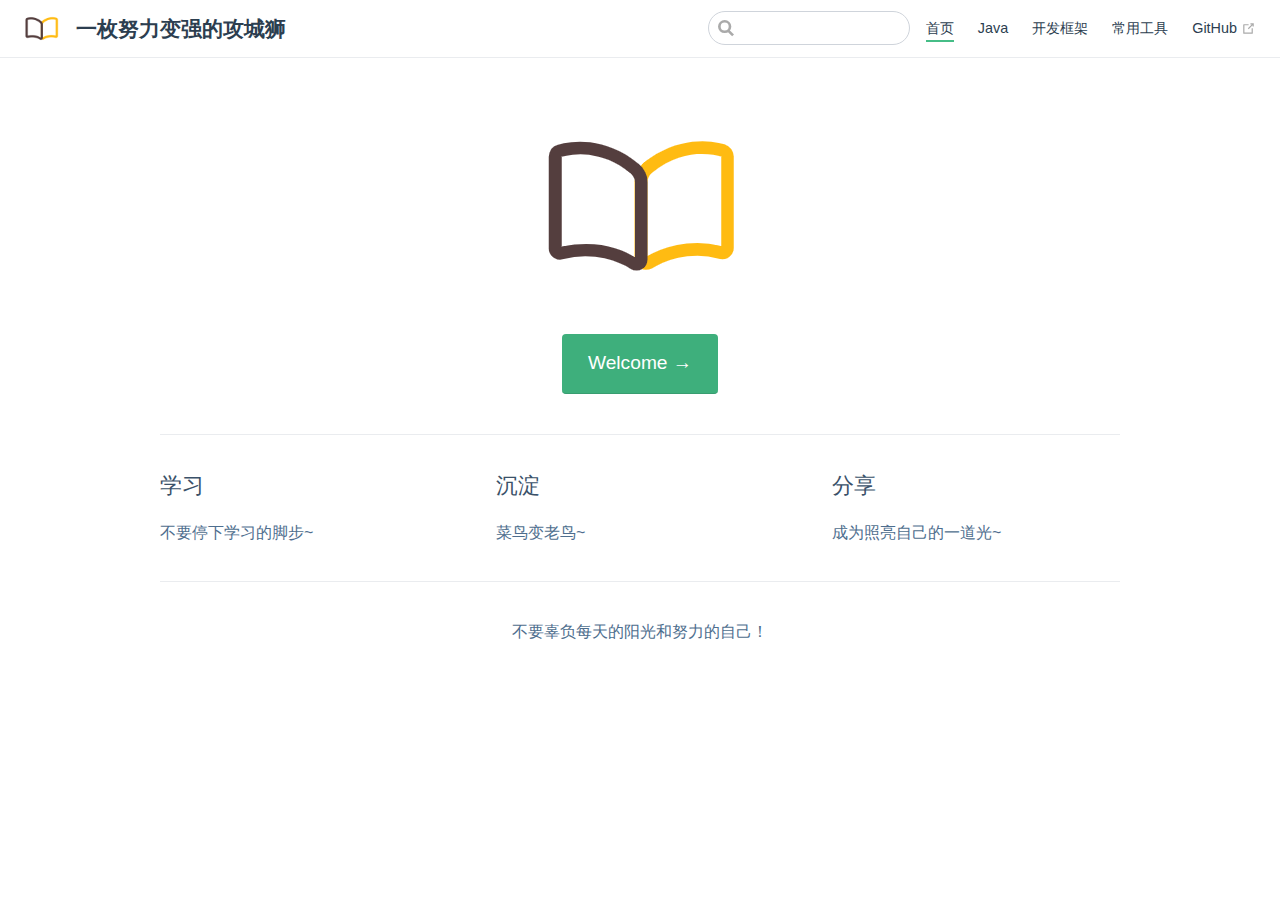
<file: index.html>
<!DOCTYPE html>
<html lang="en-US">
  <head>
    <meta charset="utf-8">
    <meta name="viewport" content="width=device-width,initial-scale=1">
    <title>一枚努力变强的攻城狮</title>
    <meta name="generator" content="VuePress 1.5.1">
    <link rel="icon" href="/logo.png">
    <meta name="description" content="">
    <link rel="preload" href="/assets/css/0.styles.f3b2d841.css" as="style"><link rel="preload" href="/assets/js/app.99ad9635.js" as="script"><link rel="preload" href="/assets/js/2.5563d1fb.js" as="script"><link rel="preload" href="/assets/js/15.94ce2b6a.js" as="script"><link rel="prefetch" href="/assets/js/10.8b811307.js"><link rel="prefetch" href="/assets/js/11.7c2a07fd.js"><link rel="prefetch" href="/assets/js/12.8930924a.js"><link rel="prefetch" href="/assets/js/13.d4ca028c.js"><link rel="prefetch" href="/assets/js/14.be1d70f8.js"><link rel="prefetch" href="/assets/js/16.03125aea.js"><link rel="prefetch" href="/assets/js/17.3283525b.js"><link rel="prefetch" href="/assets/js/3.1f4c9a4f.js"><link rel="prefetch" href="/assets/js/4.ac6527f4.js"><link rel="prefetch" href="/assets/js/5.df0a0a56.js"><link rel="prefetch" href="/assets/js/6.6190d65b.js"><link rel="prefetch" href="/assets/js/7.85932bdc.js"><link rel="prefetch" href="/assets/js/8.b3935754.js"><link rel="prefetch" href="/assets/js/9.12b6385a.js">
    <link rel="stylesheet" href="/assets/css/0.styles.f3b2d841.css">
  </head>
  <body>
    <div id="app" data-server-rendered="true"><div class="theme-container no-sidebar"><header class="navbar"><div class="sidebar-button"><svg xmlns="http://www.w3.org/2000/svg" aria-hidden="true" role="img" viewBox="0 0 448 512" class="icon"><path fill="currentColor" d="M436 124H12c-6.627 0-12-5.373-12-12V80c0-6.627 5.373-12 12-12h424c6.627 0 12 5.373 12 12v32c0 6.627-5.373 12-12 12zm0 160H12c-6.627 0-12-5.373-12-12v-32c0-6.627 5.373-12 12-12h424c6.627 0 12 5.373 12 12v32c0 6.627-5.373 12-12 12zm0 160H12c-6.627 0-12-5.373-12-12v-32c0-6.627 5.373-12 12-12h424c6.627 0 12 5.373 12 12v32c0 6.627-5.373 12-12 12z"></path></svg></div> <a href="/" aria-current="page" class="home-link router-link-exact-active router-link-active"><img src="/logo.png" alt="一枚努力变强的攻城狮" class="logo"> <span class="site-name can-hide">一枚努力变强的攻城狮</span></a> <div class="links"><div class="search-box"><input aria-label="Search" autocomplete="off" spellcheck="false" value=""> <!----></div> <nav class="nav-links can-hide"><div class="nav-item"><a href="/" aria-current="page" class="nav-link router-link-exact-active router-link-active">
  首页
</a></div><div class="nav-item"><a href="/Java/" class="nav-link">
  Java
</a></div><div class="nav-item"><a href="/Framework/" class="nav-link">
  开发框架
</a></div><div class="nav-item"><a href="/Tools/" class="nav-link">
  常用工具
</a></div><div class="nav-item"><a href="https://github.com/shanbz" target="_blank" rel="noopener noreferrer" class="nav-link external">
  GitHub
  <svg xmlns="http://www.w3.org/2000/svg" aria-hidden="true" x="0px" y="0px" viewBox="0 0 100 100" width="15" height="15" class="icon outbound"><path fill="currentColor" d="M18.8,85.1h56l0,0c2.2,0,4-1.8,4-4v-32h-8v28h-48v-48h28v-8h-32l0,0c-2.2,0-4,1.8-4,4v56C14.8,83.3,16.6,85.1,18.8,85.1z"></path> <polygon fill="currentColor" points="45.7,48.7 51.3,54.3 77.2,28.5 77.2,37.2 85.2,37.2 85.2,14.9 62.8,14.9 62.8,22.9 71.5,22.9"></polygon></svg></a></div> <!----></nav></div></header> <div class="sidebar-mask"></div> <aside class="sidebar"><nav class="nav-links"><div class="nav-item"><a href="/" aria-current="page" class="nav-link router-link-exact-active router-link-active">
  首页
</a></div><div class="nav-item"><a href="/Java/" class="nav-link">
  Java
</a></div><div class="nav-item"><a href="/Framework/" class="nav-link">
  开发框架
</a></div><div class="nav-item"><a href="/Tools/" class="nav-link">
  常用工具
</a></div><div class="nav-item"><a href="https://github.com/shanbz" target="_blank" rel="noopener noreferrer" class="nav-link external">
  GitHub
  <svg xmlns="http://www.w3.org/2000/svg" aria-hidden="true" x="0px" y="0px" viewBox="0 0 100 100" width="15" height="15" class="icon outbound"><path fill="currentColor" d="M18.8,85.1h56l0,0c2.2,0,4-1.8,4-4v-32h-8v28h-48v-48h28v-8h-32l0,0c-2.2,0-4,1.8-4,4v56C14.8,83.3,16.6,85.1,18.8,85.1z"></path> <polygon fill="currentColor" points="45.7,48.7 51.3,54.3 77.2,28.5 77.2,37.2 85.2,37.2 85.2,14.9 62.8,14.9 62.8,22.9 71.5,22.9"></polygon></svg></a></div> <!----></nav>  <!----> </aside> <main aria-labelledby="main-title" class="home"><header class="hero"><img src="/logo.png" alt="hero"> <!----> <!----> <p class="action"><a href="/Java/" class="nav-link action-button">
  Welcome →
</a></p></header> <div class="features"><div class="feature"><h2>学习</h2> <p>不要停下学习的脚步~</p></div><div class="feature"><h2>沉淀</h2> <p>菜鸟变老鸟~</p></div><div class="feature"><h2>分享</h2> <p>成为照亮自己的一道光~</p></div></div> <div class="theme-default-content custom content__default"></div> <div class="footer">
    不要辜负每天的阳光和努力的自己！
  </div></main></div><div class="global-ui"></div></div>
    <script src="/assets/js/app.99ad9635.js" defer></script><script src="/assets/js/2.5563d1fb.js" defer></script><script src="/assets/js/15.94ce2b6a.js" defer></script>
  </body>
</html>
</file>
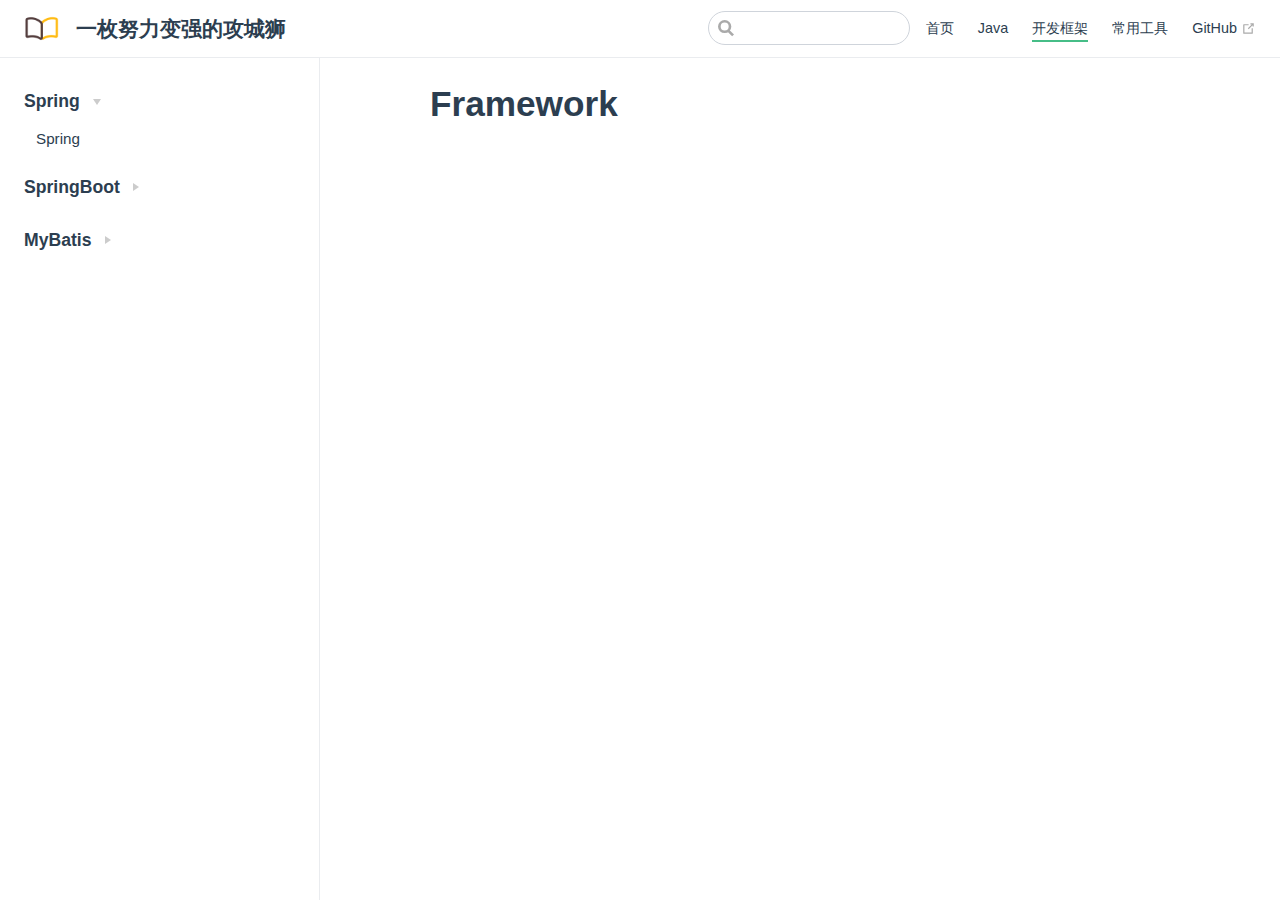
<file: Framework/index.html>
<!DOCTYPE html>
<html lang="en-US">
  <head>
    <meta charset="utf-8">
    <meta name="viewport" content="width=device-width,initial-scale=1">
    <title>Framework | 一枚努力变强的攻城狮</title>
    <meta name="generator" content="VuePress 1.5.1">
    <link rel="icon" href="/logo.png">
    <meta name="description" content="">
    <link rel="preload" href="/assets/css/0.styles.f3b2d841.css" as="style"><link rel="preload" href="/assets/js/app.99ad9635.js" as="script"><link rel="preload" href="/assets/js/2.5563d1fb.js" as="script"><link rel="preload" href="/assets/js/6.6190d65b.js" as="script"><link rel="prefetch" href="/assets/js/10.8b811307.js"><link rel="prefetch" href="/assets/js/11.7c2a07fd.js"><link rel="prefetch" href="/assets/js/12.8930924a.js"><link rel="prefetch" href="/assets/js/13.d4ca028c.js"><link rel="prefetch" href="/assets/js/14.be1d70f8.js"><link rel="prefetch" href="/assets/js/15.94ce2b6a.js"><link rel="prefetch" href="/assets/js/16.03125aea.js"><link rel="prefetch" href="/assets/js/17.3283525b.js"><link rel="prefetch" href="/assets/js/3.1f4c9a4f.js"><link rel="prefetch" href="/assets/js/4.ac6527f4.js"><link rel="prefetch" href="/assets/js/5.df0a0a56.js"><link rel="prefetch" href="/assets/js/7.85932bdc.js"><link rel="prefetch" href="/assets/js/8.b3935754.js"><link rel="prefetch" href="/assets/js/9.12b6385a.js">
    <link rel="stylesheet" href="/assets/css/0.styles.f3b2d841.css">
  </head>
  <body>
    <div id="app" data-server-rendered="true"><div class="theme-container"><header class="navbar"><div class="sidebar-button"><svg xmlns="http://www.w3.org/2000/svg" aria-hidden="true" role="img" viewBox="0 0 448 512" class="icon"><path fill="currentColor" d="M436 124H12c-6.627 0-12-5.373-12-12V80c0-6.627 5.373-12 12-12h424c6.627 0 12 5.373 12 12v32c0 6.627-5.373 12-12 12zm0 160H12c-6.627 0-12-5.373-12-12v-32c0-6.627 5.373-12 12-12h424c6.627 0 12 5.373 12 12v32c0 6.627-5.373 12-12 12zm0 160H12c-6.627 0-12-5.373-12-12v-32c0-6.627 5.373-12 12-12h424c6.627 0 12 5.373 12 12v32c0 6.627-5.373 12-12 12z"></path></svg></div> <a href="/" class="home-link router-link-active"><img src="/logo.png" alt="一枚努力变强的攻城狮" class="logo"> <span class="site-name can-hide">一枚努力变强的攻城狮</span></a> <div class="links"><div class="search-box"><input aria-label="Search" autocomplete="off" spellcheck="false" value=""> <!----></div> <nav class="nav-links can-hide"><div class="nav-item"><a href="/" class="nav-link">
  首页
</a></div><div class="nav-item"><a href="/Java/" class="nav-link">
  Java
</a></div><div class="nav-item"><a href="/Framework/" aria-current="page" class="nav-link router-link-exact-active router-link-active">
  开发框架
</a></div><div class="nav-item"><a href="/Tools/" class="nav-link">
  常用工具
</a></div><div class="nav-item"><a href="https://github.com/shanbz" target="_blank" rel="noopener noreferrer" class="nav-link external">
  GitHub
  <svg xmlns="http://www.w3.org/2000/svg" aria-hidden="true" x="0px" y="0px" viewBox="0 0 100 100" width="15" height="15" class="icon outbound"><path fill="currentColor" d="M18.8,85.1h56l0,0c2.2,0,4-1.8,4-4v-32h-8v28h-48v-48h28v-8h-32l0,0c-2.2,0-4,1.8-4,4v56C14.8,83.3,16.6,85.1,18.8,85.1z"></path> <polygon fill="currentColor" points="45.7,48.7 51.3,54.3 77.2,28.5 77.2,37.2 85.2,37.2 85.2,14.9 62.8,14.9 62.8,22.9 71.5,22.9"></polygon></svg></a></div> <!----></nav></div></header> <div class="sidebar-mask"></div> <aside class="sidebar"><nav class="nav-links"><div class="nav-item"><a href="/" class="nav-link">
  首页
</a></div><div class="nav-item"><a href="/Java/" class="nav-link">
  Java
</a></div><div class="nav-item"><a href="/Framework/" aria-current="page" class="nav-link router-link-exact-active router-link-active">
  开发框架
</a></div><div class="nav-item"><a href="/Tools/" class="nav-link">
  常用工具
</a></div><div class="nav-item"><a href="https://github.com/shanbz" target="_blank" rel="noopener noreferrer" class="nav-link external">
  GitHub
  <svg xmlns="http://www.w3.org/2000/svg" aria-hidden="true" x="0px" y="0px" viewBox="0 0 100 100" width="15" height="15" class="icon outbound"><path fill="currentColor" d="M18.8,85.1h56l0,0c2.2,0,4-1.8,4-4v-32h-8v28h-48v-48h28v-8h-32l0,0c-2.2,0-4,1.8-4,4v56C14.8,83.3,16.6,85.1,18.8,85.1z"></path> <polygon fill="currentColor" points="45.7,48.7 51.3,54.3 77.2,28.5 77.2,37.2 85.2,37.2 85.2,14.9 62.8,14.9 62.8,22.9 71.5,22.9"></polygon></svg></a></div> <!----></nav>  <ul class="sidebar-links"><li><section class="sidebar-group collapsable depth-0"><p class="sidebar-heading open"><span>Spring</span> <span class="arrow down"></span></p> <ul class="sidebar-links sidebar-group-items"><li><a href="/Framework/Spring/" class="sidebar-link">Spring</a></li></ul></section></li><li><section class="sidebar-group collapsable depth-0"><p class="sidebar-heading"><span>SpringBoot</span> <span class="arrow right"></span></p> <!----></section></li><li><section class="sidebar-group collapsable depth-0"><p class="sidebar-heading"><span>MyBatis</span> <span class="arrow right"></span></p> <!----></section></li></ul> </aside> <main class="page"> <div class="theme-default-content content__default"><h1 id="framework"><a href="#framework" class="header-anchor">#</a> Framework</h1></div> <footer class="page-edit"><!----> <!----></footer> <!----> </main></div><div class="global-ui"></div></div>
    <script src="/assets/js/app.99ad9635.js" defer></script><script src="/assets/js/2.5563d1fb.js" defer></script><script src="/assets/js/6.6190d65b.js" defer></script>
  </body>
</html>
</file>
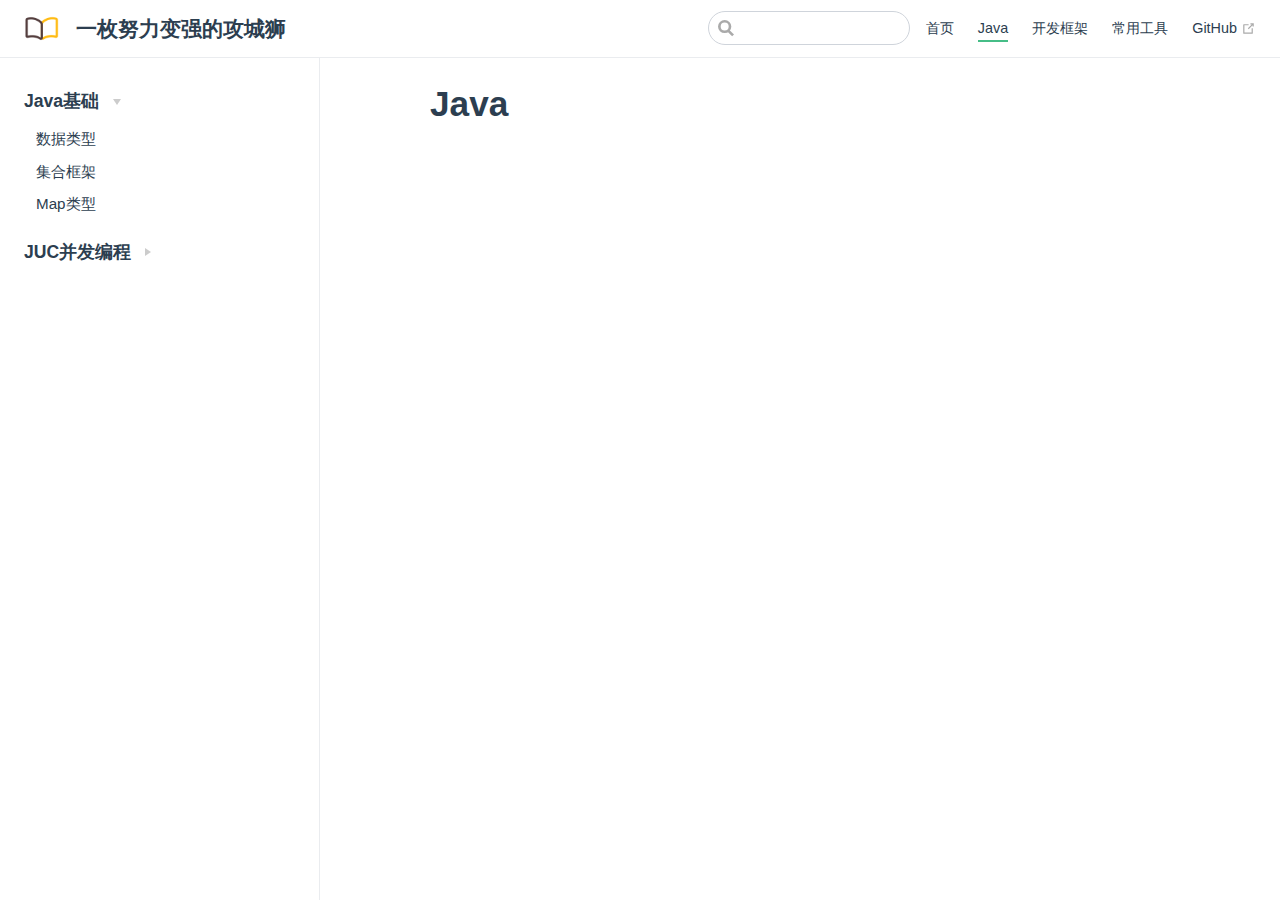
<file: Java/index.html>
<!DOCTYPE html>
<html lang="en-US">
  <head>
    <meta charset="utf-8">
    <meta name="viewport" content="width=device-width,initial-scale=1">
    <title>Java | 一枚努力变强的攻城狮</title>
    <meta name="generator" content="VuePress 1.5.1">
    <link rel="icon" href="/logo.png">
    <meta name="description" content="">
    <link rel="preload" href="/assets/css/0.styles.f3b2d841.css" as="style"><link rel="preload" href="/assets/js/app.99ad9635.js" as="script"><link rel="preload" href="/assets/js/2.5563d1fb.js" as="script"><link rel="preload" href="/assets/js/14.be1d70f8.js" as="script"><link rel="prefetch" href="/assets/js/10.8b811307.js"><link rel="prefetch" href="/assets/js/11.7c2a07fd.js"><link rel="prefetch" href="/assets/js/12.8930924a.js"><link rel="prefetch" href="/assets/js/13.d4ca028c.js"><link rel="prefetch" href="/assets/js/15.94ce2b6a.js"><link rel="prefetch" href="/assets/js/16.03125aea.js"><link rel="prefetch" href="/assets/js/17.3283525b.js"><link rel="prefetch" href="/assets/js/3.1f4c9a4f.js"><link rel="prefetch" href="/assets/js/4.ac6527f4.js"><link rel="prefetch" href="/assets/js/5.df0a0a56.js"><link rel="prefetch" href="/assets/js/6.6190d65b.js"><link rel="prefetch" href="/assets/js/7.85932bdc.js"><link rel="prefetch" href="/assets/js/8.b3935754.js"><link rel="prefetch" href="/assets/js/9.12b6385a.js">
    <link rel="stylesheet" href="/assets/css/0.styles.f3b2d841.css">
  </head>
  <body>
    <div id="app" data-server-rendered="true"><div class="theme-container"><header class="navbar"><div class="sidebar-button"><svg xmlns="http://www.w3.org/2000/svg" aria-hidden="true" role="img" viewBox="0 0 448 512" class="icon"><path fill="currentColor" d="M436 124H12c-6.627 0-12-5.373-12-12V80c0-6.627 5.373-12 12-12h424c6.627 0 12 5.373 12 12v32c0 6.627-5.373 12-12 12zm0 160H12c-6.627 0-12-5.373-12-12v-32c0-6.627 5.373-12 12-12h424c6.627 0 12 5.373 12 12v32c0 6.627-5.373 12-12 12zm0 160H12c-6.627 0-12-5.373-12-12v-32c0-6.627 5.373-12 12-12h424c6.627 0 12 5.373 12 12v32c0 6.627-5.373 12-12 12z"></path></svg></div> <a href="/" class="home-link router-link-active"><img src="/logo.png" alt="一枚努力变强的攻城狮" class="logo"> <span class="site-name can-hide">一枚努力变强的攻城狮</span></a> <div class="links"><div class="search-box"><input aria-label="Search" autocomplete="off" spellcheck="false" value=""> <!----></div> <nav class="nav-links can-hide"><div class="nav-item"><a href="/" class="nav-link">
  首页
</a></div><div class="nav-item"><a href="/Java/" aria-current="page" class="nav-link router-link-exact-active router-link-active">
  Java
</a></div><div class="nav-item"><a href="/Framework/" class="nav-link">
  开发框架
</a></div><div class="nav-item"><a href="/Tools/" class="nav-link">
  常用工具
</a></div><div class="nav-item"><a href="https://github.com/shanbz" target="_blank" rel="noopener noreferrer" class="nav-link external">
  GitHub
  <svg xmlns="http://www.w3.org/2000/svg" aria-hidden="true" x="0px" y="0px" viewBox="0 0 100 100" width="15" height="15" class="icon outbound"><path fill="currentColor" d="M18.8,85.1h56l0,0c2.2,0,4-1.8,4-4v-32h-8v28h-48v-48h28v-8h-32l0,0c-2.2,0-4,1.8-4,4v56C14.8,83.3,16.6,85.1,18.8,85.1z"></path> <polygon fill="currentColor" points="45.7,48.7 51.3,54.3 77.2,28.5 77.2,37.2 85.2,37.2 85.2,14.9 62.8,14.9 62.8,22.9 71.5,22.9"></polygon></svg></a></div> <!----></nav></div></header> <div class="sidebar-mask"></div> <aside class="sidebar"><nav class="nav-links"><div class="nav-item"><a href="/" class="nav-link">
  首页
</a></div><div class="nav-item"><a href="/Java/" aria-current="page" class="nav-link router-link-exact-active router-link-active">
  Java
</a></div><div class="nav-item"><a href="/Framework/" class="nav-link">
  开发框架
</a></div><div class="nav-item"><a href="/Tools/" class="nav-link">
  常用工具
</a></div><div class="nav-item"><a href="https://github.com/shanbz" target="_blank" rel="noopener noreferrer" class="nav-link external">
  GitHub
  <svg xmlns="http://www.w3.org/2000/svg" aria-hidden="true" x="0px" y="0px" viewBox="0 0 100 100" width="15" height="15" class="icon outbound"><path fill="currentColor" d="M18.8,85.1h56l0,0c2.2,0,4-1.8,4-4v-32h-8v28h-48v-48h28v-8h-32l0,0c-2.2,0-4,1.8-4,4v56C14.8,83.3,16.6,85.1,18.8,85.1z"></path> <polygon fill="currentColor" points="45.7,48.7 51.3,54.3 77.2,28.5 77.2,37.2 85.2,37.2 85.2,14.9 62.8,14.9 62.8,22.9 71.5,22.9"></polygon></svg></a></div> <!----></nav>  <ul class="sidebar-links"><li><section class="sidebar-group collapsable depth-0"><p class="sidebar-heading open"><span>Java基础</span> <span class="arrow down"></span></p> <ul class="sidebar-links sidebar-group-items"><li><a href="/Java/Basic/BasicDataType/" class="sidebar-link">数据类型</a></li><li><a href="/Java/Basic/List/" class="sidebar-link">集合框架</a></li><li><a href="/Java/Basic/Map/" class="sidebar-link">Map类型</a></li></ul></section></li><li><section class="sidebar-group collapsable depth-0"><p class="sidebar-heading"><span>JUC并发编程</span> <span class="arrow right"></span></p> <!----></section></li></ul> </aside> <main class="page"> <div class="theme-default-content content__default"><h1 id="java"><a href="#java" class="header-anchor">#</a> Java</h1></div> <footer class="page-edit"><!----> <!----></footer> <!----> </main></div><div class="global-ui"></div></div>
    <script src="/assets/js/app.99ad9635.js" defer></script><script src="/assets/js/2.5563d1fb.js" defer></script><script src="/assets/js/14.be1d70f8.js" defer></script>
  </body>
</html>
</file>
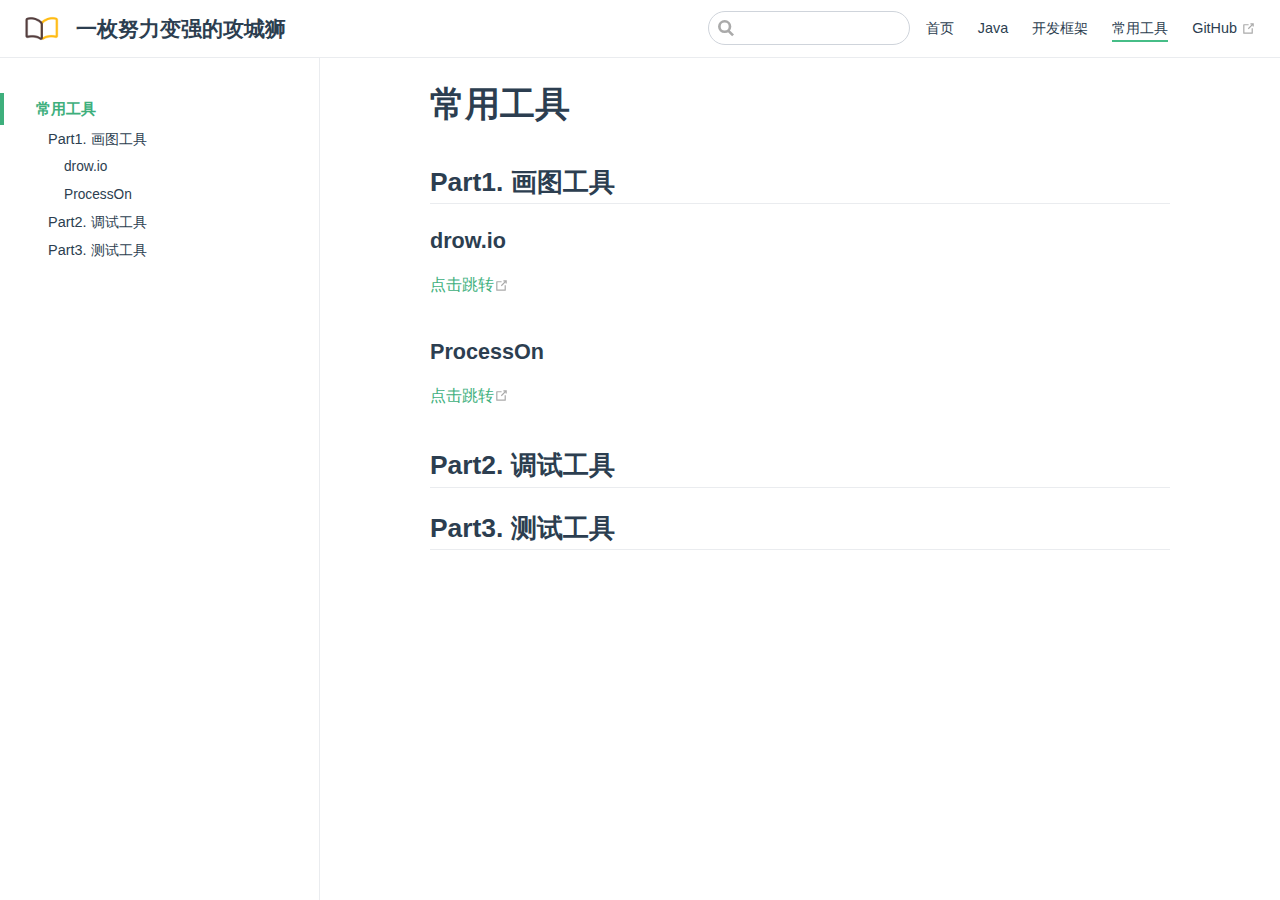
<file: Tools/index.html>
<!DOCTYPE html>
<html lang="en-US">
  <head>
    <meta charset="utf-8">
    <meta name="viewport" content="width=device-width,initial-scale=1">
    <title>常用工具 | 一枚努力变强的攻城狮</title>
    <meta name="generator" content="VuePress 1.5.1">
    <link rel="icon" href="/logo.png">
    <meta name="description" content="">
    <link rel="preload" href="/assets/css/0.styles.f3b2d841.css" as="style"><link rel="preload" href="/assets/js/app.99ad9635.js" as="script"><link rel="preload" href="/assets/js/2.5563d1fb.js" as="script"><link rel="preload" href="/assets/js/16.03125aea.js" as="script"><link rel="prefetch" href="/assets/js/10.8b811307.js"><link rel="prefetch" href="/assets/js/11.7c2a07fd.js"><link rel="prefetch" href="/assets/js/12.8930924a.js"><link rel="prefetch" href="/assets/js/13.d4ca028c.js"><link rel="prefetch" href="/assets/js/14.be1d70f8.js"><link rel="prefetch" href="/assets/js/15.94ce2b6a.js"><link rel="prefetch" href="/assets/js/17.3283525b.js"><link rel="prefetch" href="/assets/js/3.1f4c9a4f.js"><link rel="prefetch" href="/assets/js/4.ac6527f4.js"><link rel="prefetch" href="/assets/js/5.df0a0a56.js"><link rel="prefetch" href="/assets/js/6.6190d65b.js"><link rel="prefetch" href="/assets/js/7.85932bdc.js"><link rel="prefetch" href="/assets/js/8.b3935754.js"><link rel="prefetch" href="/assets/js/9.12b6385a.js">
    <link rel="stylesheet" href="/assets/css/0.styles.f3b2d841.css">
  </head>
  <body>
    <div id="app" data-server-rendered="true"><div class="theme-container"><header class="navbar"><div class="sidebar-button"><svg xmlns="http://www.w3.org/2000/svg" aria-hidden="true" role="img" viewBox="0 0 448 512" class="icon"><path fill="currentColor" d="M436 124H12c-6.627 0-12-5.373-12-12V80c0-6.627 5.373-12 12-12h424c6.627 0 12 5.373 12 12v32c0 6.627-5.373 12-12 12zm0 160H12c-6.627 0-12-5.373-12-12v-32c0-6.627 5.373-12 12-12h424c6.627 0 12 5.373 12 12v32c0 6.627-5.373 12-12 12zm0 160H12c-6.627 0-12-5.373-12-12v-32c0-6.627 5.373-12 12-12h424c6.627 0 12 5.373 12 12v32c0 6.627-5.373 12-12 12z"></path></svg></div> <a href="/" class="home-link router-link-active"><img src="/logo.png" alt="一枚努力变强的攻城狮" class="logo"> <span class="site-name can-hide">一枚努力变强的攻城狮</span></a> <div class="links"><div class="search-box"><input aria-label="Search" autocomplete="off" spellcheck="false" value=""> <!----></div> <nav class="nav-links can-hide"><div class="nav-item"><a href="/" class="nav-link">
  首页
</a></div><div class="nav-item"><a href="/Java/" class="nav-link">
  Java
</a></div><div class="nav-item"><a href="/Framework/" class="nav-link">
  开发框架
</a></div><div class="nav-item"><a href="/Tools/" aria-current="page" class="nav-link router-link-exact-active router-link-active">
  常用工具
</a></div><div class="nav-item"><a href="https://github.com/shanbz" target="_blank" rel="noopener noreferrer" class="nav-link external">
  GitHub
  <svg xmlns="http://www.w3.org/2000/svg" aria-hidden="true" x="0px" y="0px" viewBox="0 0 100 100" width="15" height="15" class="icon outbound"><path fill="currentColor" d="M18.8,85.1h56l0,0c2.2,0,4-1.8,4-4v-32h-8v28h-48v-48h28v-8h-32l0,0c-2.2,0-4,1.8-4,4v56C14.8,83.3,16.6,85.1,18.8,85.1z"></path> <polygon fill="currentColor" points="45.7,48.7 51.3,54.3 77.2,28.5 77.2,37.2 85.2,37.2 85.2,14.9 62.8,14.9 62.8,22.9 71.5,22.9"></polygon></svg></a></div> <!----></nav></div></header> <div class="sidebar-mask"></div> <aside class="sidebar"><nav class="nav-links"><div class="nav-item"><a href="/" class="nav-link">
  首页
</a></div><div class="nav-item"><a href="/Java/" class="nav-link">
  Java
</a></div><div class="nav-item"><a href="/Framework/" class="nav-link">
  开发框架
</a></div><div class="nav-item"><a href="/Tools/" aria-current="page" class="nav-link router-link-exact-active router-link-active">
  常用工具
</a></div><div class="nav-item"><a href="https://github.com/shanbz" target="_blank" rel="noopener noreferrer" class="nav-link external">
  GitHub
  <svg xmlns="http://www.w3.org/2000/svg" aria-hidden="true" x="0px" y="0px" viewBox="0 0 100 100" width="15" height="15" class="icon outbound"><path fill="currentColor" d="M18.8,85.1h56l0,0c2.2,0,4-1.8,4-4v-32h-8v28h-48v-48h28v-8h-32l0,0c-2.2,0-4,1.8-4,4v56C14.8,83.3,16.6,85.1,18.8,85.1z"></path> <polygon fill="currentColor" points="45.7,48.7 51.3,54.3 77.2,28.5 77.2,37.2 85.2,37.2 85.2,14.9 62.8,14.9 62.8,22.9 71.5,22.9"></polygon></svg></a></div> <!----></nav>  <ul class="sidebar-links"><li><section class="sidebar-group depth-0"><p class="sidebar-heading open"><span></span> <!----></p> <ul class="sidebar-links sidebar-group-items"><li><a href="/Tools/" aria-current="page" class="active sidebar-link">常用工具</a><ul class="sidebar-sub-headers"><li class="sidebar-sub-header"><a href="/Tools/#part1-画图工具" class="sidebar-link">Part1. 画图工具</a><ul class="sidebar-sub-headers"><li class="sidebar-sub-header"><a href="/Tools/#drow-io" class="sidebar-link">drow.io</a></li><li class="sidebar-sub-header"><a href="/Tools/#processon" class="sidebar-link">ProcessOn</a></li></ul></li><li class="sidebar-sub-header"><a href="/Tools/#part2-调试工具" class="sidebar-link">Part2. 调试工具</a></li><li class="sidebar-sub-header"><a href="/Tools/#part3-测试工具" class="sidebar-link">Part3. 测试工具</a></li></ul></li></ul></section></li></ul> </aside> <main class="page"> <div class="theme-default-content content__default"><h1 id="常用工具"><a href="#常用工具" class="header-anchor">#</a> 常用工具</h1> <h2 id="part1-画图工具"><a href="#part1-画图工具" class="header-anchor">#</a> Part1. 画图工具</h2> <h3 id="drow-io"><a href="#drow-io" class="header-anchor">#</a> drow.io</h3> <p><a href="https://app.diagrams.net/" target="_blank" rel="noopener noreferrer">点击跳转<svg xmlns="http://www.w3.org/2000/svg" aria-hidden="true" x="0px" y="0px" viewBox="0 0 100 100" width="15" height="15" class="icon outbound"><path fill="currentColor" d="M18.8,85.1h56l0,0c2.2,0,4-1.8,4-4v-32h-8v28h-48v-48h28v-8h-32l0,0c-2.2,0-4,1.8-4,4v56C14.8,83.3,16.6,85.1,18.8,85.1z"></path> <polygon fill="currentColor" points="45.7,48.7 51.3,54.3 77.2,28.5 77.2,37.2 85.2,37.2 85.2,14.9 62.8,14.9 62.8,22.9 71.5,22.9"></polygon></svg></a></p> <h3 id="processon"><a href="#processon" class="header-anchor">#</a> ProcessOn</h3> <p><a href="https://www.processon.com/" target="_blank" rel="noopener noreferrer">点击跳转<svg xmlns="http://www.w3.org/2000/svg" aria-hidden="true" x="0px" y="0px" viewBox="0 0 100 100" width="15" height="15" class="icon outbound"><path fill="currentColor" d="M18.8,85.1h56l0,0c2.2,0,4-1.8,4-4v-32h-8v28h-48v-48h28v-8h-32l0,0c-2.2,0-4,1.8-4,4v56C14.8,83.3,16.6,85.1,18.8,85.1z"></path> <polygon fill="currentColor" points="45.7,48.7 51.3,54.3 77.2,28.5 77.2,37.2 85.2,37.2 85.2,14.9 62.8,14.9 62.8,22.9 71.5,22.9"></polygon></svg></a></p> <h2 id="part2-调试工具"><a href="#part2-调试工具" class="header-anchor">#</a> Part2. 调试工具</h2> <h2 id="part3-测试工具"><a href="#part3-测试工具" class="header-anchor">#</a> Part3. 测试工具</h2></div> <footer class="page-edit"><!----> <!----></footer> <!----> </main></div><div class="global-ui"></div></div>
    <script src="/assets/js/app.99ad9635.js" defer></script><script src="/assets/js/2.5563d1fb.js" defer></script><script src="/assets/js/16.03125aea.js" defer></script>
  </body>
</html>
</file>
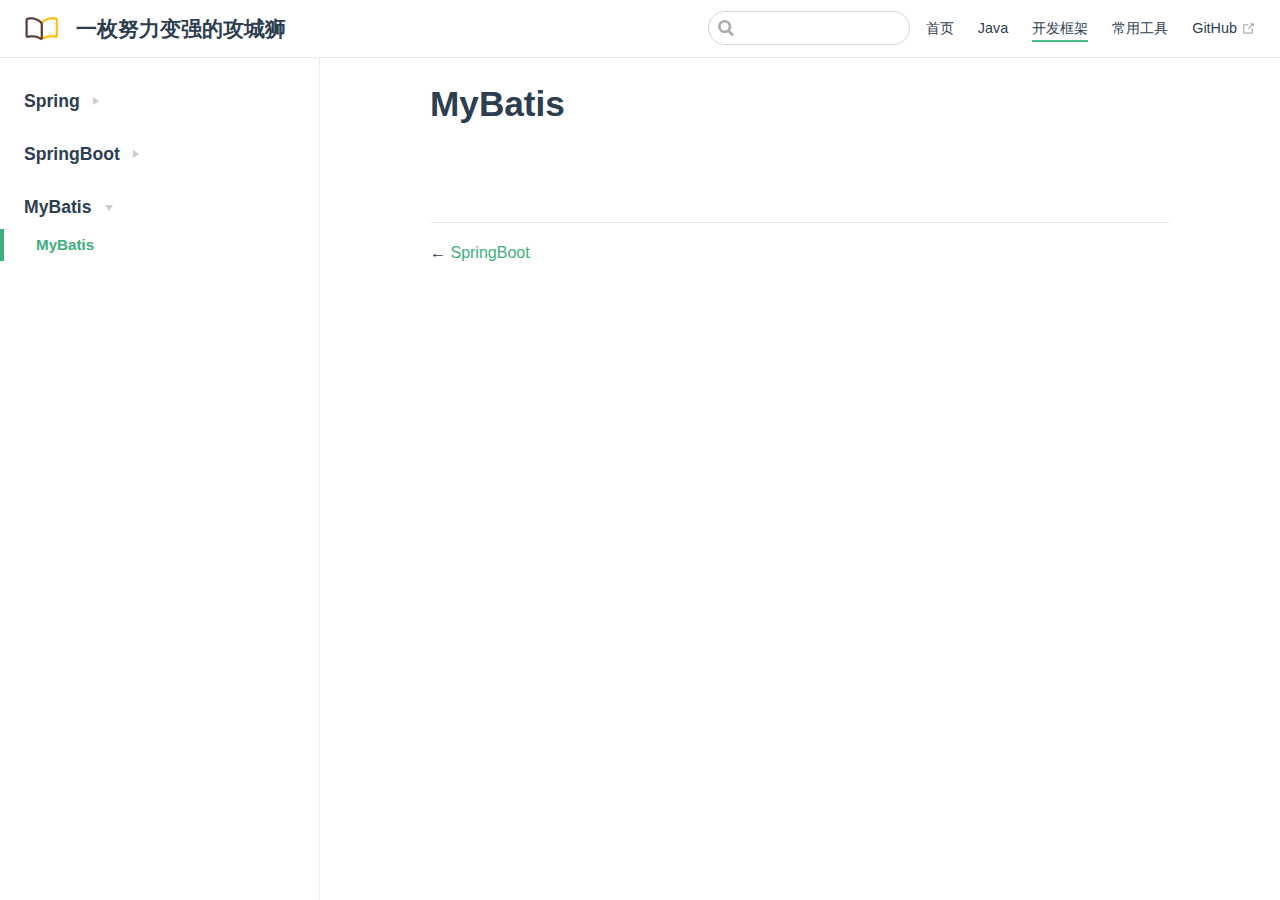
<file: Framework/MyBatis/index.html>
<!DOCTYPE html>
<html lang="en-US">
  <head>
    <meta charset="utf-8">
    <meta name="viewport" content="width=device-width,initial-scale=1">
    <title>MyBatis | 一枚努力变强的攻城狮</title>
    <meta name="generator" content="VuePress 1.5.1">
    <link rel="icon" href="/logo.png">
    <meta name="description" content="">
    <link rel="preload" href="/assets/css/0.styles.f3b2d841.css" as="style"><link rel="preload" href="/assets/js/app.99ad9635.js" as="script"><link rel="preload" href="/assets/js/2.5563d1fb.js" as="script"><link rel="preload" href="/assets/js/5.df0a0a56.js" as="script"><link rel="prefetch" href="/assets/js/10.8b811307.js"><link rel="prefetch" href="/assets/js/11.7c2a07fd.js"><link rel="prefetch" href="/assets/js/12.8930924a.js"><link rel="prefetch" href="/assets/js/13.d4ca028c.js"><link rel="prefetch" href="/assets/js/14.be1d70f8.js"><link rel="prefetch" href="/assets/js/15.94ce2b6a.js"><link rel="prefetch" href="/assets/js/16.03125aea.js"><link rel="prefetch" href="/assets/js/17.3283525b.js"><link rel="prefetch" href="/assets/js/3.1f4c9a4f.js"><link rel="prefetch" href="/assets/js/4.ac6527f4.js"><link rel="prefetch" href="/assets/js/6.6190d65b.js"><link rel="prefetch" href="/assets/js/7.85932bdc.js"><link rel="prefetch" href="/assets/js/8.b3935754.js"><link rel="prefetch" href="/assets/js/9.12b6385a.js">
    <link rel="stylesheet" href="/assets/css/0.styles.f3b2d841.css">
  </head>
  <body>
    <div id="app" data-server-rendered="true"><div class="theme-container"><header class="navbar"><div class="sidebar-button"><svg xmlns="http://www.w3.org/2000/svg" aria-hidden="true" role="img" viewBox="0 0 448 512" class="icon"><path fill="currentColor" d="M436 124H12c-6.627 0-12-5.373-12-12V80c0-6.627 5.373-12 12-12h424c6.627 0 12 5.373 12 12v32c0 6.627-5.373 12-12 12zm0 160H12c-6.627 0-12-5.373-12-12v-32c0-6.627 5.373-12 12-12h424c6.627 0 12 5.373 12 12v32c0 6.627-5.373 12-12 12zm0 160H12c-6.627 0-12-5.373-12-12v-32c0-6.627 5.373-12 12-12h424c6.627 0 12 5.373 12 12v32c0 6.627-5.373 12-12 12z"></path></svg></div> <a href="/" class="home-link router-link-active"><img src="/logo.png" alt="一枚努力变强的攻城狮" class="logo"> <span class="site-name can-hide">一枚努力变强的攻城狮</span></a> <div class="links"><div class="search-box"><input aria-label="Search" autocomplete="off" spellcheck="false" value=""> <!----></div> <nav class="nav-links can-hide"><div class="nav-item"><a href="/" class="nav-link">
  首页
</a></div><div class="nav-item"><a href="/Java/" class="nav-link">
  Java
</a></div><div class="nav-item"><a href="/Framework/" class="nav-link router-link-active">
  开发框架
</a></div><div class="nav-item"><a href="/Tools/" class="nav-link">
  常用工具
</a></div><div class="nav-item"><a href="https://github.com/shanbz" target="_blank" rel="noopener noreferrer" class="nav-link external">
  GitHub
  <svg xmlns="http://www.w3.org/2000/svg" aria-hidden="true" x="0px" y="0px" viewBox="0 0 100 100" width="15" height="15" class="icon outbound"><path fill="currentColor" d="M18.8,85.1h56l0,0c2.2,0,4-1.8,4-4v-32h-8v28h-48v-48h28v-8h-32l0,0c-2.2,0-4,1.8-4,4v56C14.8,83.3,16.6,85.1,18.8,85.1z"></path> <polygon fill="currentColor" points="45.7,48.7 51.3,54.3 77.2,28.5 77.2,37.2 85.2,37.2 85.2,14.9 62.8,14.9 62.8,22.9 71.5,22.9"></polygon></svg></a></div> <!----></nav></div></header> <div class="sidebar-mask"></div> <aside class="sidebar"><nav class="nav-links"><div class="nav-item"><a href="/" class="nav-link">
  首页
</a></div><div class="nav-item"><a href="/Java/" class="nav-link">
  Java
</a></div><div class="nav-item"><a href="/Framework/" class="nav-link router-link-active">
  开发框架
</a></div><div class="nav-item"><a href="/Tools/" class="nav-link">
  常用工具
</a></div><div class="nav-item"><a href="https://github.com/shanbz" target="_blank" rel="noopener noreferrer" class="nav-link external">
  GitHub
  <svg xmlns="http://www.w3.org/2000/svg" aria-hidden="true" x="0px" y="0px" viewBox="0 0 100 100" width="15" height="15" class="icon outbound"><path fill="currentColor" d="M18.8,85.1h56l0,0c2.2,0,4-1.8,4-4v-32h-8v28h-48v-48h28v-8h-32l0,0c-2.2,0-4,1.8-4,4v56C14.8,83.3,16.6,85.1,18.8,85.1z"></path> <polygon fill="currentColor" points="45.7,48.7 51.3,54.3 77.2,28.5 77.2,37.2 85.2,37.2 85.2,14.9 62.8,14.9 62.8,22.9 71.5,22.9"></polygon></svg></a></div> <!----></nav>  <ul class="sidebar-links"><li><section class="sidebar-group collapsable depth-0"><p class="sidebar-heading"><span>Spring</span> <span class="arrow right"></span></p> <!----></section></li><li><section class="sidebar-group collapsable depth-0"><p class="sidebar-heading"><span>SpringBoot</span> <span class="arrow right"></span></p> <!----></section></li><li><section class="sidebar-group collapsable depth-0"><p class="sidebar-heading open"><span>MyBatis</span> <span class="arrow down"></span></p> <ul class="sidebar-links sidebar-group-items"><li><a href="/Framework/MyBatis/" aria-current="page" class="active sidebar-link">MyBatis</a></li></ul></section></li></ul> </aside> <main class="page"> <div class="theme-default-content content__default"><h1 id="mybatis"><a href="#mybatis" class="header-anchor">#</a> MyBatis</h1></div> <footer class="page-edit"><!----> <!----></footer> <div class="page-nav"><p class="inner"><span class="prev">
      ←
      <a href="/Framework/SpringBoot/" class="prev">
        SpringBoot
      </a></span> <!----></p></div> </main></div><div class="global-ui"></div></div>
    <script src="/assets/js/app.99ad9635.js" defer></script><script src="/assets/js/2.5563d1fb.js" defer></script><script src="/assets/js/5.df0a0a56.js" defer></script>
  </body>
</html>
</file>
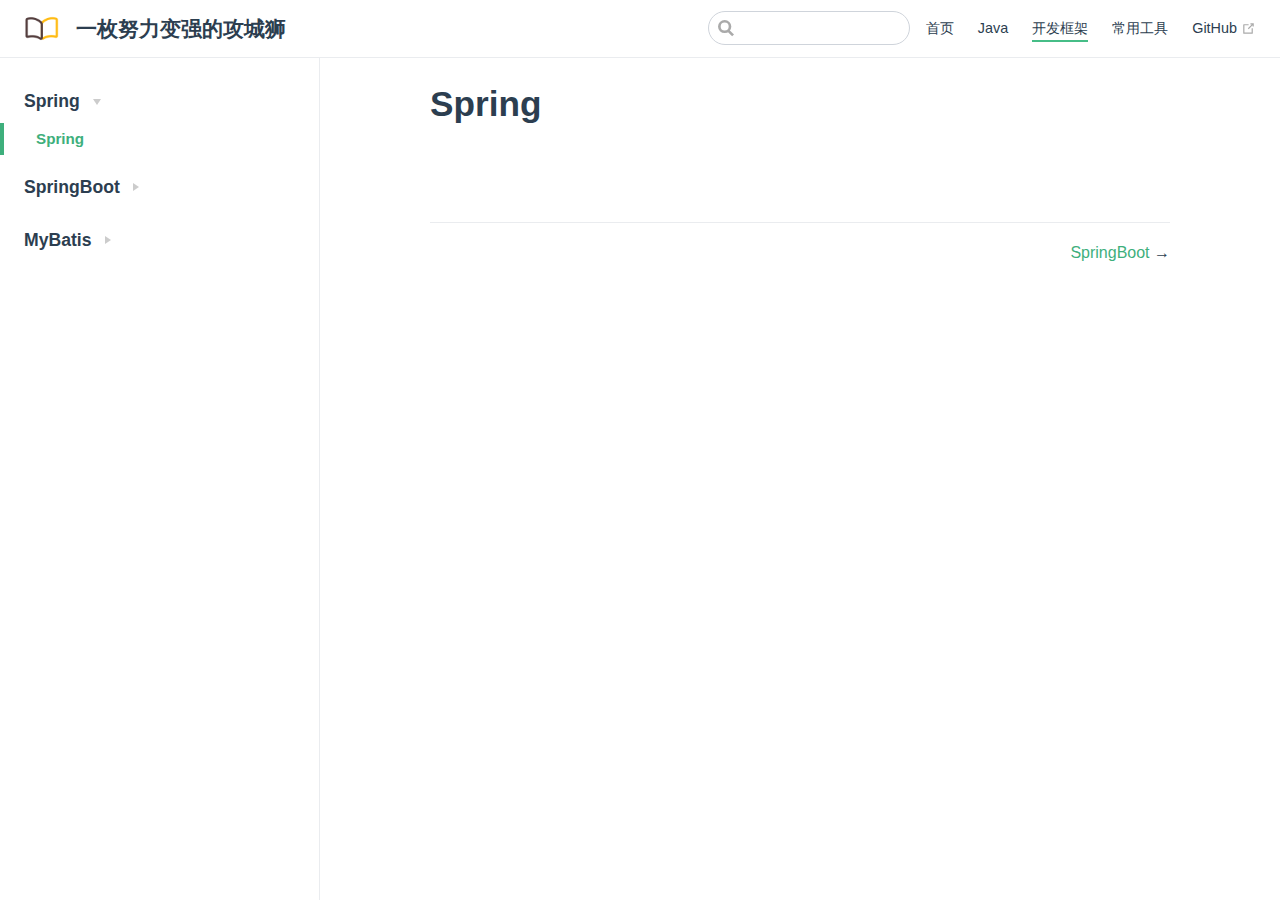
<file: Framework/Spring/index.html>
<!DOCTYPE html>
<html lang="en-US">
  <head>
    <meta charset="utf-8">
    <meta name="viewport" content="width=device-width,initial-scale=1">
    <title>Spring | 一枚努力变强的攻城狮</title>
    <meta name="generator" content="VuePress 1.5.1">
    <link rel="icon" href="/logo.png">
    <meta name="description" content="">
    <link rel="preload" href="/assets/css/0.styles.f3b2d841.css" as="style"><link rel="preload" href="/assets/js/app.99ad9635.js" as="script"><link rel="preload" href="/assets/js/2.5563d1fb.js" as="script"><link rel="preload" href="/assets/js/8.b3935754.js" as="script"><link rel="prefetch" href="/assets/js/10.8b811307.js"><link rel="prefetch" href="/assets/js/11.7c2a07fd.js"><link rel="prefetch" href="/assets/js/12.8930924a.js"><link rel="prefetch" href="/assets/js/13.d4ca028c.js"><link rel="prefetch" href="/assets/js/14.be1d70f8.js"><link rel="prefetch" href="/assets/js/15.94ce2b6a.js"><link rel="prefetch" href="/assets/js/16.03125aea.js"><link rel="prefetch" href="/assets/js/17.3283525b.js"><link rel="prefetch" href="/assets/js/3.1f4c9a4f.js"><link rel="prefetch" href="/assets/js/4.ac6527f4.js"><link rel="prefetch" href="/assets/js/5.df0a0a56.js"><link rel="prefetch" href="/assets/js/6.6190d65b.js"><link rel="prefetch" href="/assets/js/7.85932bdc.js"><link rel="prefetch" href="/assets/js/9.12b6385a.js">
    <link rel="stylesheet" href="/assets/css/0.styles.f3b2d841.css">
  </head>
  <body>
    <div id="app" data-server-rendered="true"><div class="theme-container"><header class="navbar"><div class="sidebar-button"><svg xmlns="http://www.w3.org/2000/svg" aria-hidden="true" role="img" viewBox="0 0 448 512" class="icon"><path fill="currentColor" d="M436 124H12c-6.627 0-12-5.373-12-12V80c0-6.627 5.373-12 12-12h424c6.627 0 12 5.373 12 12v32c0 6.627-5.373 12-12 12zm0 160H12c-6.627 0-12-5.373-12-12v-32c0-6.627 5.373-12 12-12h424c6.627 0 12 5.373 12 12v32c0 6.627-5.373 12-12 12zm0 160H12c-6.627 0-12-5.373-12-12v-32c0-6.627 5.373-12 12-12h424c6.627 0 12 5.373 12 12v32c0 6.627-5.373 12-12 12z"></path></svg></div> <a href="/" class="home-link router-link-active"><img src="/logo.png" alt="一枚努力变强的攻城狮" class="logo"> <span class="site-name can-hide">一枚努力变强的攻城狮</span></a> <div class="links"><div class="search-box"><input aria-label="Search" autocomplete="off" spellcheck="false" value=""> <!----></div> <nav class="nav-links can-hide"><div class="nav-item"><a href="/" class="nav-link">
  首页
</a></div><div class="nav-item"><a href="/Java/" class="nav-link">
  Java
</a></div><div class="nav-item"><a href="/Framework/" class="nav-link router-link-active">
  开发框架
</a></div><div class="nav-item"><a href="/Tools/" class="nav-link">
  常用工具
</a></div><div class="nav-item"><a href="https://github.com/shanbz" target="_blank" rel="noopener noreferrer" class="nav-link external">
  GitHub
  <svg xmlns="http://www.w3.org/2000/svg" aria-hidden="true" x="0px" y="0px" viewBox="0 0 100 100" width="15" height="15" class="icon outbound"><path fill="currentColor" d="M18.8,85.1h56l0,0c2.2,0,4-1.8,4-4v-32h-8v28h-48v-48h28v-8h-32l0,0c-2.2,0-4,1.8-4,4v56C14.8,83.3,16.6,85.1,18.8,85.1z"></path> <polygon fill="currentColor" points="45.7,48.7 51.3,54.3 77.2,28.5 77.2,37.2 85.2,37.2 85.2,14.9 62.8,14.9 62.8,22.9 71.5,22.9"></polygon></svg></a></div> <!----></nav></div></header> <div class="sidebar-mask"></div> <aside class="sidebar"><nav class="nav-links"><div class="nav-item"><a href="/" class="nav-link">
  首页
</a></div><div class="nav-item"><a href="/Java/" class="nav-link">
  Java
</a></div><div class="nav-item"><a href="/Framework/" class="nav-link router-link-active">
  开发框架
</a></div><div class="nav-item"><a href="/Tools/" class="nav-link">
  常用工具
</a></div><div class="nav-item"><a href="https://github.com/shanbz" target="_blank" rel="noopener noreferrer" class="nav-link external">
  GitHub
  <svg xmlns="http://www.w3.org/2000/svg" aria-hidden="true" x="0px" y="0px" viewBox="0 0 100 100" width="15" height="15" class="icon outbound"><path fill="currentColor" d="M18.8,85.1h56l0,0c2.2,0,4-1.8,4-4v-32h-8v28h-48v-48h28v-8h-32l0,0c-2.2,0-4,1.8-4,4v56C14.8,83.3,16.6,85.1,18.8,85.1z"></path> <polygon fill="currentColor" points="45.7,48.7 51.3,54.3 77.2,28.5 77.2,37.2 85.2,37.2 85.2,14.9 62.8,14.9 62.8,22.9 71.5,22.9"></polygon></svg></a></div> <!----></nav>  <ul class="sidebar-links"><li><section class="sidebar-group collapsable depth-0"><p class="sidebar-heading open"><span>Spring</span> <span class="arrow down"></span></p> <ul class="sidebar-links sidebar-group-items"><li><a href="/Framework/Spring/" aria-current="page" class="active sidebar-link">Spring</a></li></ul></section></li><li><section class="sidebar-group collapsable depth-0"><p class="sidebar-heading"><span>SpringBoot</span> <span class="arrow right"></span></p> <!----></section></li><li><section class="sidebar-group collapsable depth-0"><p class="sidebar-heading"><span>MyBatis</span> <span class="arrow right"></span></p> <!----></section></li></ul> </aside> <main class="page"> <div class="theme-default-content content__default"><h1 id="spring"><a href="#spring" class="header-anchor">#</a> Spring</h1></div> <footer class="page-edit"><!----> <!----></footer> <div class="page-nav"><p class="inner"><!----> <span class="next"><a href="/Framework/SpringBoot/">
        SpringBoot
      </a>
      →
    </span></p></div> </main></div><div class="global-ui"></div></div>
    <script src="/assets/js/app.99ad9635.js" defer></script><script src="/assets/js/2.5563d1fb.js" defer></script><script src="/assets/js/8.b3935754.js" defer></script>
  </body>
</html>
</file>
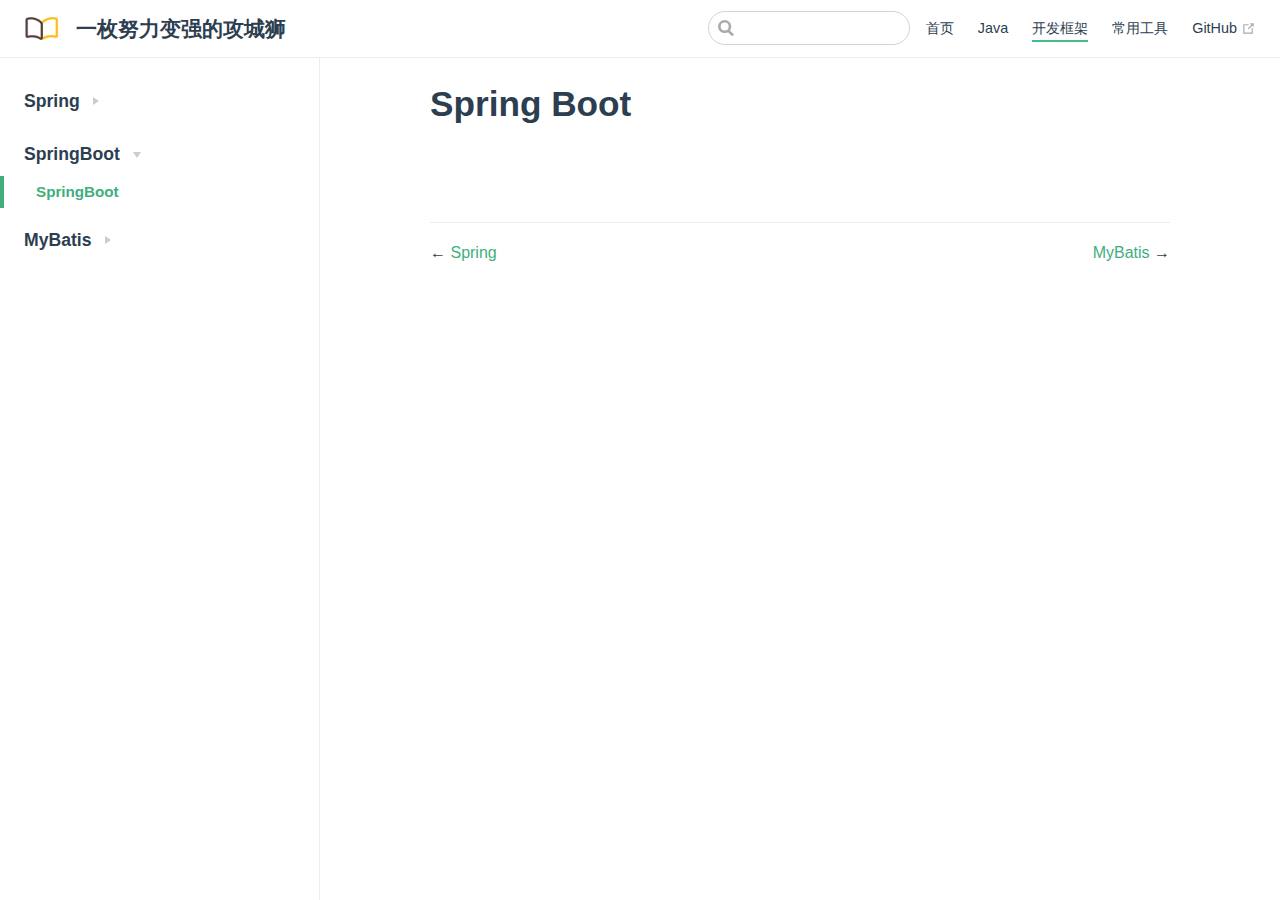
<file: Framework/SpringBoot/index.html>
<!DOCTYPE html>
<html lang="en-US">
  <head>
    <meta charset="utf-8">
    <meta name="viewport" content="width=device-width,initial-scale=1">
    <title>Spring Boot | 一枚努力变强的攻城狮</title>
    <meta name="generator" content="VuePress 1.5.1">
    <link rel="icon" href="/logo.png">
    <meta name="description" content="">
    <link rel="preload" href="/assets/css/0.styles.f3b2d841.css" as="style"><link rel="preload" href="/assets/js/app.99ad9635.js" as="script"><link rel="preload" href="/assets/js/2.5563d1fb.js" as="script"><link rel="preload" href="/assets/js/7.85932bdc.js" as="script"><link rel="prefetch" href="/assets/js/10.8b811307.js"><link rel="prefetch" href="/assets/js/11.7c2a07fd.js"><link rel="prefetch" href="/assets/js/12.8930924a.js"><link rel="prefetch" href="/assets/js/13.d4ca028c.js"><link rel="prefetch" href="/assets/js/14.be1d70f8.js"><link rel="prefetch" href="/assets/js/15.94ce2b6a.js"><link rel="prefetch" href="/assets/js/16.03125aea.js"><link rel="prefetch" href="/assets/js/17.3283525b.js"><link rel="prefetch" href="/assets/js/3.1f4c9a4f.js"><link rel="prefetch" href="/assets/js/4.ac6527f4.js"><link rel="prefetch" href="/assets/js/5.df0a0a56.js"><link rel="prefetch" href="/assets/js/6.6190d65b.js"><link rel="prefetch" href="/assets/js/8.b3935754.js"><link rel="prefetch" href="/assets/js/9.12b6385a.js">
    <link rel="stylesheet" href="/assets/css/0.styles.f3b2d841.css">
  </head>
  <body>
    <div id="app" data-server-rendered="true"><div class="theme-container"><header class="navbar"><div class="sidebar-button"><svg xmlns="http://www.w3.org/2000/svg" aria-hidden="true" role="img" viewBox="0 0 448 512" class="icon"><path fill="currentColor" d="M436 124H12c-6.627 0-12-5.373-12-12V80c0-6.627 5.373-12 12-12h424c6.627 0 12 5.373 12 12v32c0 6.627-5.373 12-12 12zm0 160H12c-6.627 0-12-5.373-12-12v-32c0-6.627 5.373-12 12-12h424c6.627 0 12 5.373 12 12v32c0 6.627-5.373 12-12 12zm0 160H12c-6.627 0-12-5.373-12-12v-32c0-6.627 5.373-12 12-12h424c6.627 0 12 5.373 12 12v32c0 6.627-5.373 12-12 12z"></path></svg></div> <a href="/" class="home-link router-link-active"><img src="/logo.png" alt="一枚努力变强的攻城狮" class="logo"> <span class="site-name can-hide">一枚努力变强的攻城狮</span></a> <div class="links"><div class="search-box"><input aria-label="Search" autocomplete="off" spellcheck="false" value=""> <!----></div> <nav class="nav-links can-hide"><div class="nav-item"><a href="/" class="nav-link">
  首页
</a></div><div class="nav-item"><a href="/Java/" class="nav-link">
  Java
</a></div><div class="nav-item"><a href="/Framework/" class="nav-link router-link-active">
  开发框架
</a></div><div class="nav-item"><a href="/Tools/" class="nav-link">
  常用工具
</a></div><div class="nav-item"><a href="https://github.com/shanbz" target="_blank" rel="noopener noreferrer" class="nav-link external">
  GitHub
  <svg xmlns="http://www.w3.org/2000/svg" aria-hidden="true" x="0px" y="0px" viewBox="0 0 100 100" width="15" height="15" class="icon outbound"><path fill="currentColor" d="M18.8,85.1h56l0,0c2.2,0,4-1.8,4-4v-32h-8v28h-48v-48h28v-8h-32l0,0c-2.2,0-4,1.8-4,4v56C14.8,83.3,16.6,85.1,18.8,85.1z"></path> <polygon fill="currentColor" points="45.7,48.7 51.3,54.3 77.2,28.5 77.2,37.2 85.2,37.2 85.2,14.9 62.8,14.9 62.8,22.9 71.5,22.9"></polygon></svg></a></div> <!----></nav></div></header> <div class="sidebar-mask"></div> <aside class="sidebar"><nav class="nav-links"><div class="nav-item"><a href="/" class="nav-link">
  首页
</a></div><div class="nav-item"><a href="/Java/" class="nav-link">
  Java
</a></div><div class="nav-item"><a href="/Framework/" class="nav-link router-link-active">
  开发框架
</a></div><div class="nav-item"><a href="/Tools/" class="nav-link">
  常用工具
</a></div><div class="nav-item"><a href="https://github.com/shanbz" target="_blank" rel="noopener noreferrer" class="nav-link external">
  GitHub
  <svg xmlns="http://www.w3.org/2000/svg" aria-hidden="true" x="0px" y="0px" viewBox="0 0 100 100" width="15" height="15" class="icon outbound"><path fill="currentColor" d="M18.8,85.1h56l0,0c2.2,0,4-1.8,4-4v-32h-8v28h-48v-48h28v-8h-32l0,0c-2.2,0-4,1.8-4,4v56C14.8,83.3,16.6,85.1,18.8,85.1z"></path> <polygon fill="currentColor" points="45.7,48.7 51.3,54.3 77.2,28.5 77.2,37.2 85.2,37.2 85.2,14.9 62.8,14.9 62.8,22.9 71.5,22.9"></polygon></svg></a></div> <!----></nav>  <ul class="sidebar-links"><li><section class="sidebar-group collapsable depth-0"><p class="sidebar-heading"><span>Spring</span> <span class="arrow right"></span></p> <!----></section></li><li><section class="sidebar-group collapsable depth-0"><p class="sidebar-heading open"><span>SpringBoot</span> <span class="arrow down"></span></p> <ul class="sidebar-links sidebar-group-items"><li><a href="/Framework/SpringBoot/" aria-current="page" class="active sidebar-link">SpringBoot</a></li></ul></section></li><li><section class="sidebar-group collapsable depth-0"><p class="sidebar-heading"><span>MyBatis</span> <span class="arrow right"></span></p> <!----></section></li></ul> </aside> <main class="page"> <div class="theme-default-content content__default"><h1 id="spring-boot"><a href="#spring-boot" class="header-anchor">#</a> Spring Boot</h1></div> <footer class="page-edit"><!----> <!----></footer> <div class="page-nav"><p class="inner"><span class="prev">
      ←
      <a href="/Framework/Spring/" class="prev">
        Spring
      </a></span> <span class="next"><a href="/Framework/MyBatis/">
        MyBatis
      </a>
      →
    </span></p></div> </main></div><div class="global-ui"></div></div>
    <script src="/assets/js/app.99ad9635.js" defer></script><script src="/assets/js/2.5563d1fb.js" defer></script><script src="/assets/js/7.85932bdc.js" defer></script>
  </body>
</html>
</file>
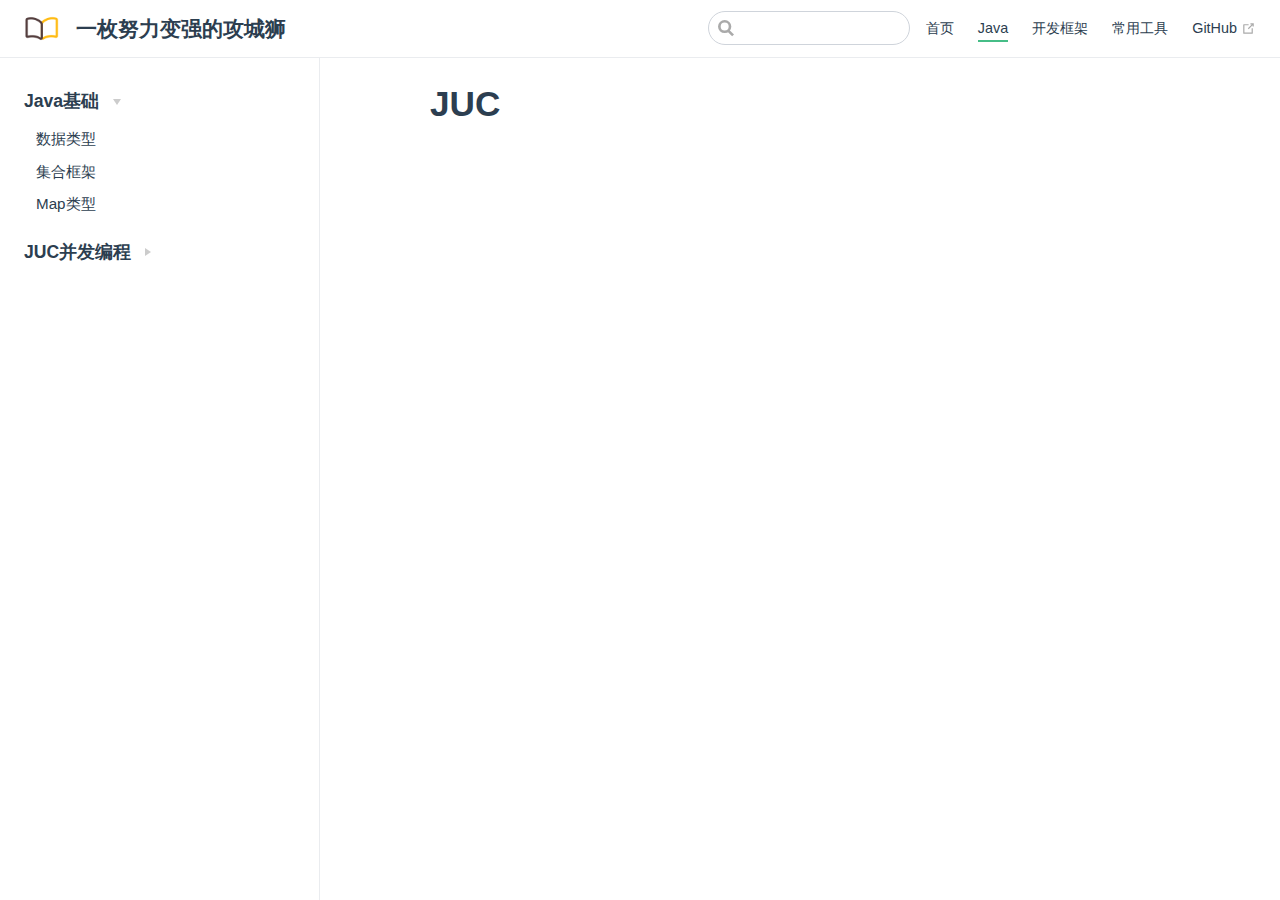
<file: Java/JUC/index.html>
<!DOCTYPE html>
<html lang="en-US">
  <head>
    <meta charset="utf-8">
    <meta name="viewport" content="width=device-width,initial-scale=1">
    <title>JUC | 一枚努力变强的攻城狮</title>
    <meta name="generator" content="VuePress 1.5.1">
    <link rel="icon" href="/logo.png">
    <meta name="description" content="">
    <link rel="preload" href="/assets/css/0.styles.f3b2d841.css" as="style"><link rel="preload" href="/assets/js/app.99ad9635.js" as="script"><link rel="preload" href="/assets/js/2.5563d1fb.js" as="script"><link rel="preload" href="/assets/js/13.d4ca028c.js" as="script"><link rel="prefetch" href="/assets/js/10.8b811307.js"><link rel="prefetch" href="/assets/js/11.7c2a07fd.js"><link rel="prefetch" href="/assets/js/12.8930924a.js"><link rel="prefetch" href="/assets/js/14.be1d70f8.js"><link rel="prefetch" href="/assets/js/15.94ce2b6a.js"><link rel="prefetch" href="/assets/js/16.03125aea.js"><link rel="prefetch" href="/assets/js/17.3283525b.js"><link rel="prefetch" href="/assets/js/3.1f4c9a4f.js"><link rel="prefetch" href="/assets/js/4.ac6527f4.js"><link rel="prefetch" href="/assets/js/5.df0a0a56.js"><link rel="prefetch" href="/assets/js/6.6190d65b.js"><link rel="prefetch" href="/assets/js/7.85932bdc.js"><link rel="prefetch" href="/assets/js/8.b3935754.js"><link rel="prefetch" href="/assets/js/9.12b6385a.js">
    <link rel="stylesheet" href="/assets/css/0.styles.f3b2d841.css">
  </head>
  <body>
    <div id="app" data-server-rendered="true"><div class="theme-container"><header class="navbar"><div class="sidebar-button"><svg xmlns="http://www.w3.org/2000/svg" aria-hidden="true" role="img" viewBox="0 0 448 512" class="icon"><path fill="currentColor" d="M436 124H12c-6.627 0-12-5.373-12-12V80c0-6.627 5.373-12 12-12h424c6.627 0 12 5.373 12 12v32c0 6.627-5.373 12-12 12zm0 160H12c-6.627 0-12-5.373-12-12v-32c0-6.627 5.373-12 12-12h424c6.627 0 12 5.373 12 12v32c0 6.627-5.373 12-12 12zm0 160H12c-6.627 0-12-5.373-12-12v-32c0-6.627 5.373-12 12-12h424c6.627 0 12 5.373 12 12v32c0 6.627-5.373 12-12 12z"></path></svg></div> <a href="/" class="home-link router-link-active"><img src="/logo.png" alt="一枚努力变强的攻城狮" class="logo"> <span class="site-name can-hide">一枚努力变强的攻城狮</span></a> <div class="links"><div class="search-box"><input aria-label="Search" autocomplete="off" spellcheck="false" value=""> <!----></div> <nav class="nav-links can-hide"><div class="nav-item"><a href="/" class="nav-link">
  首页
</a></div><div class="nav-item"><a href="/Java/" class="nav-link router-link-active">
  Java
</a></div><div class="nav-item"><a href="/Framework/" class="nav-link">
  开发框架
</a></div><div class="nav-item"><a href="/Tools/" class="nav-link">
  常用工具
</a></div><div class="nav-item"><a href="https://github.com/shanbz" target="_blank" rel="noopener noreferrer" class="nav-link external">
  GitHub
  <svg xmlns="http://www.w3.org/2000/svg" aria-hidden="true" x="0px" y="0px" viewBox="0 0 100 100" width="15" height="15" class="icon outbound"><path fill="currentColor" d="M18.8,85.1h56l0,0c2.2,0,4-1.8,4-4v-32h-8v28h-48v-48h28v-8h-32l0,0c-2.2,0-4,1.8-4,4v56C14.8,83.3,16.6,85.1,18.8,85.1z"></path> <polygon fill="currentColor" points="45.7,48.7 51.3,54.3 77.2,28.5 77.2,37.2 85.2,37.2 85.2,14.9 62.8,14.9 62.8,22.9 71.5,22.9"></polygon></svg></a></div> <!----></nav></div></header> <div class="sidebar-mask"></div> <aside class="sidebar"><nav class="nav-links"><div class="nav-item"><a href="/" class="nav-link">
  首页
</a></div><div class="nav-item"><a href="/Java/" class="nav-link router-link-active">
  Java
</a></div><div class="nav-item"><a href="/Framework/" class="nav-link">
  开发框架
</a></div><div class="nav-item"><a href="/Tools/" class="nav-link">
  常用工具
</a></div><div class="nav-item"><a href="https://github.com/shanbz" target="_blank" rel="noopener noreferrer" class="nav-link external">
  GitHub
  <svg xmlns="http://www.w3.org/2000/svg" aria-hidden="true" x="0px" y="0px" viewBox="0 0 100 100" width="15" height="15" class="icon outbound"><path fill="currentColor" d="M18.8,85.1h56l0,0c2.2,0,4-1.8,4-4v-32h-8v28h-48v-48h28v-8h-32l0,0c-2.2,0-4,1.8-4,4v56C14.8,83.3,16.6,85.1,18.8,85.1z"></path> <polygon fill="currentColor" points="45.7,48.7 51.3,54.3 77.2,28.5 77.2,37.2 85.2,37.2 85.2,14.9 62.8,14.9 62.8,22.9 71.5,22.9"></polygon></svg></a></div> <!----></nav>  <ul class="sidebar-links"><li><section class="sidebar-group collapsable depth-0"><p class="sidebar-heading open"><span>Java基础</span> <span class="arrow down"></span></p> <ul class="sidebar-links sidebar-group-items"><li><a href="/Java/Basic/BasicDataType/" class="sidebar-link">数据类型</a></li><li><a href="/Java/Basic/List/" class="sidebar-link">集合框架</a></li><li><a href="/Java/Basic/Map/" class="sidebar-link">Map类型</a></li></ul></section></li><li><section class="sidebar-group collapsable depth-0"><p class="sidebar-heading"><span>JUC并发编程</span> <span class="arrow right"></span></p> <!----></section></li></ul> </aside> <main class="page"> <div class="theme-default-content content__default"><h1 id="juc"><a href="#juc" class="header-anchor">#</a> JUC</h1></div> <footer class="page-edit"><!----> <!----></footer> <!----> </main></div><div class="global-ui"></div></div>
    <script src="/assets/js/app.99ad9635.js" defer></script><script src="/assets/js/2.5563d1fb.js" defer></script><script src="/assets/js/13.d4ca028c.js" defer></script>
  </body>
</html>
</file>
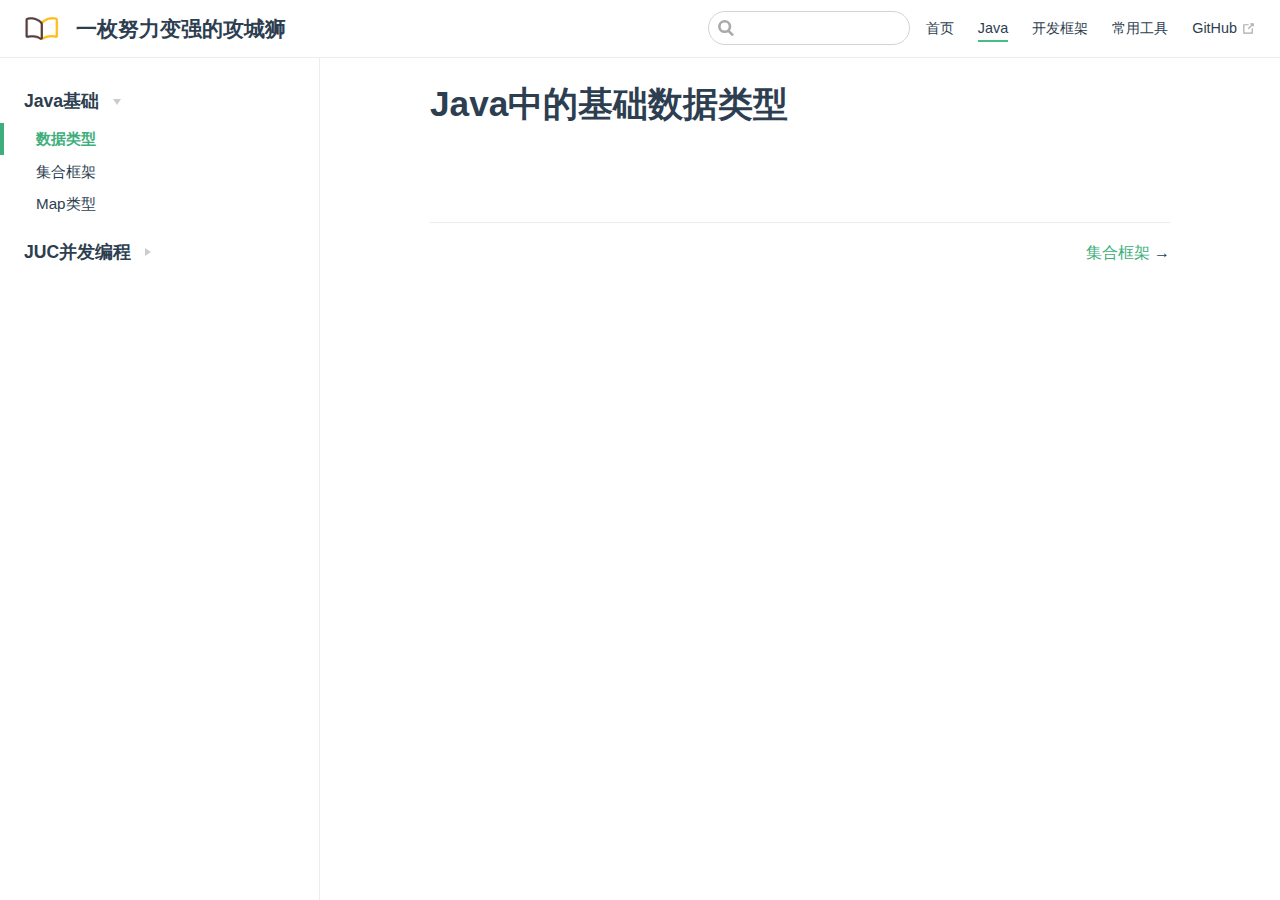
<file: Java/Basic/BasicDataType/index.html>
<!DOCTYPE html>
<html lang="en-US">
  <head>
    <meta charset="utf-8">
    <meta name="viewport" content="width=device-width,initial-scale=1">
    <title>Java中的基础数据类型 | 一枚努力变强的攻城狮</title>
    <meta name="generator" content="VuePress 1.5.1">
    <link rel="icon" href="/logo.png">
    <meta name="description" content="">
    <link rel="preload" href="/assets/css/0.styles.f3b2d841.css" as="style"><link rel="preload" href="/assets/js/app.99ad9635.js" as="script"><link rel="preload" href="/assets/js/2.5563d1fb.js" as="script"><link rel="preload" href="/assets/js/9.12b6385a.js" as="script"><link rel="prefetch" href="/assets/js/10.8b811307.js"><link rel="prefetch" href="/assets/js/11.7c2a07fd.js"><link rel="prefetch" href="/assets/js/12.8930924a.js"><link rel="prefetch" href="/assets/js/13.d4ca028c.js"><link rel="prefetch" href="/assets/js/14.be1d70f8.js"><link rel="prefetch" href="/assets/js/15.94ce2b6a.js"><link rel="prefetch" href="/assets/js/16.03125aea.js"><link rel="prefetch" href="/assets/js/17.3283525b.js"><link rel="prefetch" href="/assets/js/3.1f4c9a4f.js"><link rel="prefetch" href="/assets/js/4.ac6527f4.js"><link rel="prefetch" href="/assets/js/5.df0a0a56.js"><link rel="prefetch" href="/assets/js/6.6190d65b.js"><link rel="prefetch" href="/assets/js/7.85932bdc.js"><link rel="prefetch" href="/assets/js/8.b3935754.js">
    <link rel="stylesheet" href="/assets/css/0.styles.f3b2d841.css">
  </head>
  <body>
    <div id="app" data-server-rendered="true"><div class="theme-container"><header class="navbar"><div class="sidebar-button"><svg xmlns="http://www.w3.org/2000/svg" aria-hidden="true" role="img" viewBox="0 0 448 512" class="icon"><path fill="currentColor" d="M436 124H12c-6.627 0-12-5.373-12-12V80c0-6.627 5.373-12 12-12h424c6.627 0 12 5.373 12 12v32c0 6.627-5.373 12-12 12zm0 160H12c-6.627 0-12-5.373-12-12v-32c0-6.627 5.373-12 12-12h424c6.627 0 12 5.373 12 12v32c0 6.627-5.373 12-12 12zm0 160H12c-6.627 0-12-5.373-12-12v-32c0-6.627 5.373-12 12-12h424c6.627 0 12 5.373 12 12v32c0 6.627-5.373 12-12 12z"></path></svg></div> <a href="/" class="home-link router-link-active"><img src="/logo.png" alt="一枚努力变强的攻城狮" class="logo"> <span class="site-name can-hide">一枚努力变强的攻城狮</span></a> <div class="links"><div class="search-box"><input aria-label="Search" autocomplete="off" spellcheck="false" value=""> <!----></div> <nav class="nav-links can-hide"><div class="nav-item"><a href="/" class="nav-link">
  首页
</a></div><div class="nav-item"><a href="/Java/" class="nav-link router-link-active">
  Java
</a></div><div class="nav-item"><a href="/Framework/" class="nav-link">
  开发框架
</a></div><div class="nav-item"><a href="/Tools/" class="nav-link">
  常用工具
</a></div><div class="nav-item"><a href="https://github.com/shanbz" target="_blank" rel="noopener noreferrer" class="nav-link external">
  GitHub
  <svg xmlns="http://www.w3.org/2000/svg" aria-hidden="true" x="0px" y="0px" viewBox="0 0 100 100" width="15" height="15" class="icon outbound"><path fill="currentColor" d="M18.8,85.1h56l0,0c2.2,0,4-1.8,4-4v-32h-8v28h-48v-48h28v-8h-32l0,0c-2.2,0-4,1.8-4,4v56C14.8,83.3,16.6,85.1,18.8,85.1z"></path> <polygon fill="currentColor" points="45.7,48.7 51.3,54.3 77.2,28.5 77.2,37.2 85.2,37.2 85.2,14.9 62.8,14.9 62.8,22.9 71.5,22.9"></polygon></svg></a></div> <!----></nav></div></header> <div class="sidebar-mask"></div> <aside class="sidebar"><nav class="nav-links"><div class="nav-item"><a href="/" class="nav-link">
  首页
</a></div><div class="nav-item"><a href="/Java/" class="nav-link router-link-active">
  Java
</a></div><div class="nav-item"><a href="/Framework/" class="nav-link">
  开发框架
</a></div><div class="nav-item"><a href="/Tools/" class="nav-link">
  常用工具
</a></div><div class="nav-item"><a href="https://github.com/shanbz" target="_blank" rel="noopener noreferrer" class="nav-link external">
  GitHub
  <svg xmlns="http://www.w3.org/2000/svg" aria-hidden="true" x="0px" y="0px" viewBox="0 0 100 100" width="15" height="15" class="icon outbound"><path fill="currentColor" d="M18.8,85.1h56l0,0c2.2,0,4-1.8,4-4v-32h-8v28h-48v-48h28v-8h-32l0,0c-2.2,0-4,1.8-4,4v56C14.8,83.3,16.6,85.1,18.8,85.1z"></path> <polygon fill="currentColor" points="45.7,48.7 51.3,54.3 77.2,28.5 77.2,37.2 85.2,37.2 85.2,14.9 62.8,14.9 62.8,22.9 71.5,22.9"></polygon></svg></a></div> <!----></nav>  <ul class="sidebar-links"><li><section class="sidebar-group collapsable depth-0"><p class="sidebar-heading open"><span>Java基础</span> <span class="arrow down"></span></p> <ul class="sidebar-links sidebar-group-items"><li><a href="/Java/Basic/BasicDataType/" aria-current="page" class="active sidebar-link">数据类型</a></li><li><a href="/Java/Basic/List/" class="sidebar-link">集合框架</a></li><li><a href="/Java/Basic/Map/" class="sidebar-link">Map类型</a></li></ul></section></li><li><section class="sidebar-group collapsable depth-0"><p class="sidebar-heading"><span>JUC并发编程</span> <span class="arrow right"></span></p> <!----></section></li></ul> </aside> <main class="page"> <div class="theme-default-content content__default"><h1 id="java中的基础数据类型"><a href="#java中的基础数据类型" class="header-anchor">#</a> Java中的基础数据类型</h1></div> <footer class="page-edit"><!----> <!----></footer> <div class="page-nav"><p class="inner"><!----> <span class="next"><a href="/Java/Basic/List/">
        集合框架
      </a>
      →
    </span></p></div> </main></div><div class="global-ui"></div></div>
    <script src="/assets/js/app.99ad9635.js" defer></script><script src="/assets/js/2.5563d1fb.js" defer></script><script src="/assets/js/9.12b6385a.js" defer></script>
  </body>
</html>
</file>
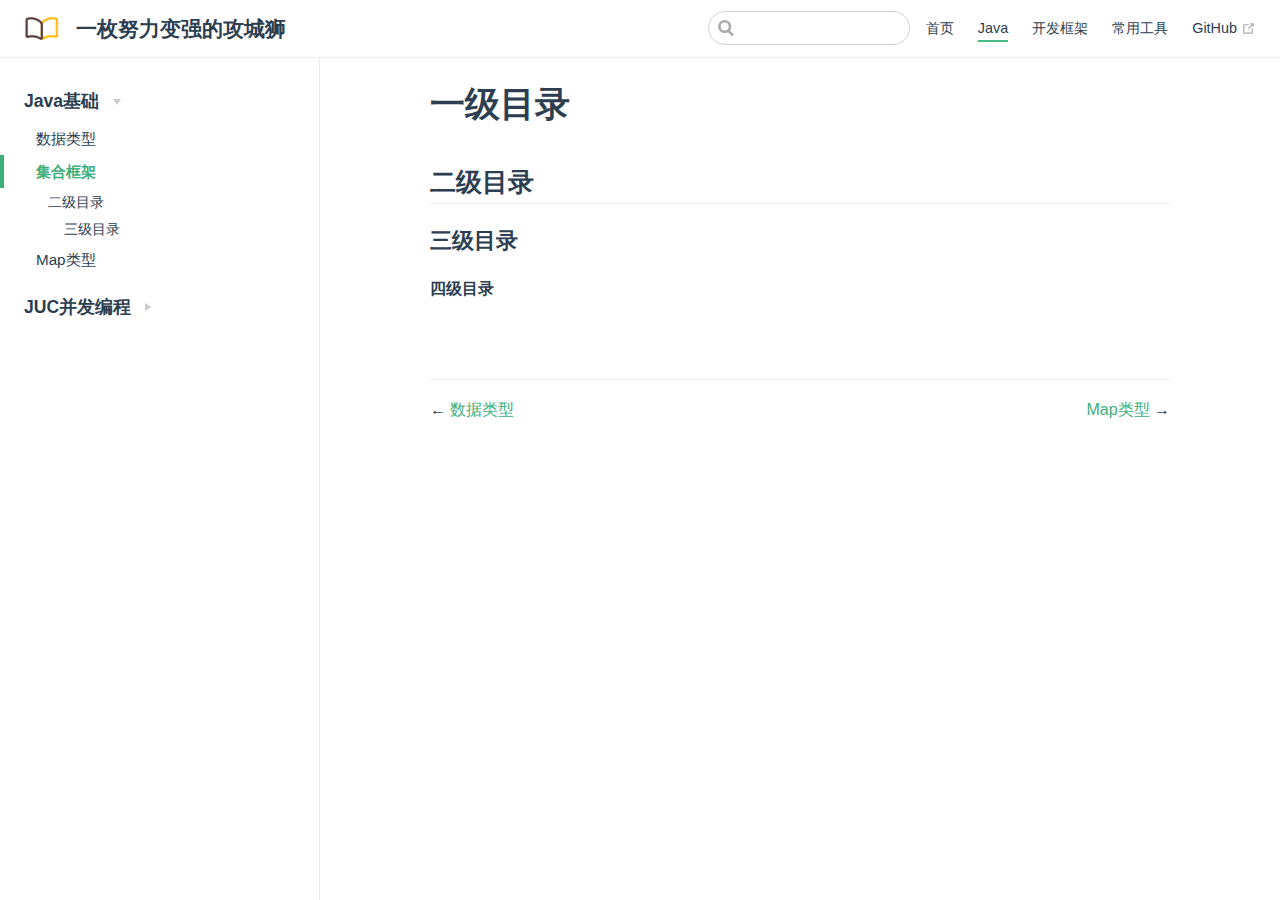
<file: Java/Basic/List/index.html>
<!DOCTYPE html>
<html lang="en-US">
  <head>
    <meta charset="utf-8">
    <meta name="viewport" content="width=device-width,initial-scale=1">
    <title>一级目录 | 一枚努力变强的攻城狮</title>
    <meta name="generator" content="VuePress 1.5.1">
    <link rel="icon" href="/logo.png">
    <meta name="description" content="">
    <link rel="preload" href="/assets/css/0.styles.f3b2d841.css" as="style"><link rel="preload" href="/assets/js/app.99ad9635.js" as="script"><link rel="preload" href="/assets/js/2.5563d1fb.js" as="script"><link rel="preload" href="/assets/js/10.8b811307.js" as="script"><link rel="prefetch" href="/assets/js/11.7c2a07fd.js"><link rel="prefetch" href="/assets/js/12.8930924a.js"><link rel="prefetch" href="/assets/js/13.d4ca028c.js"><link rel="prefetch" href="/assets/js/14.be1d70f8.js"><link rel="prefetch" href="/assets/js/15.94ce2b6a.js"><link rel="prefetch" href="/assets/js/16.03125aea.js"><link rel="prefetch" href="/assets/js/17.3283525b.js"><link rel="prefetch" href="/assets/js/3.1f4c9a4f.js"><link rel="prefetch" href="/assets/js/4.ac6527f4.js"><link rel="prefetch" href="/assets/js/5.df0a0a56.js"><link rel="prefetch" href="/assets/js/6.6190d65b.js"><link rel="prefetch" href="/assets/js/7.85932bdc.js"><link rel="prefetch" href="/assets/js/8.b3935754.js"><link rel="prefetch" href="/assets/js/9.12b6385a.js">
    <link rel="stylesheet" href="/assets/css/0.styles.f3b2d841.css">
  </head>
  <body>
    <div id="app" data-server-rendered="true"><div class="theme-container"><header class="navbar"><div class="sidebar-button"><svg xmlns="http://www.w3.org/2000/svg" aria-hidden="true" role="img" viewBox="0 0 448 512" class="icon"><path fill="currentColor" d="M436 124H12c-6.627 0-12-5.373-12-12V80c0-6.627 5.373-12 12-12h424c6.627 0 12 5.373 12 12v32c0 6.627-5.373 12-12 12zm0 160H12c-6.627 0-12-5.373-12-12v-32c0-6.627 5.373-12 12-12h424c6.627 0 12 5.373 12 12v32c0 6.627-5.373 12-12 12zm0 160H12c-6.627 0-12-5.373-12-12v-32c0-6.627 5.373-12 12-12h424c6.627 0 12 5.373 12 12v32c0 6.627-5.373 12-12 12z"></path></svg></div> <a href="/" class="home-link router-link-active"><img src="/logo.png" alt="一枚努力变强的攻城狮" class="logo"> <span class="site-name can-hide">一枚努力变强的攻城狮</span></a> <div class="links"><div class="search-box"><input aria-label="Search" autocomplete="off" spellcheck="false" value=""> <!----></div> <nav class="nav-links can-hide"><div class="nav-item"><a href="/" class="nav-link">
  首页
</a></div><div class="nav-item"><a href="/Java/" class="nav-link router-link-active">
  Java
</a></div><div class="nav-item"><a href="/Framework/" class="nav-link">
  开发框架
</a></div><div class="nav-item"><a href="/Tools/" class="nav-link">
  常用工具
</a></div><div class="nav-item"><a href="https://github.com/shanbz" target="_blank" rel="noopener noreferrer" class="nav-link external">
  GitHub
  <svg xmlns="http://www.w3.org/2000/svg" aria-hidden="true" x="0px" y="0px" viewBox="0 0 100 100" width="15" height="15" class="icon outbound"><path fill="currentColor" d="M18.8,85.1h56l0,0c2.2,0,4-1.8,4-4v-32h-8v28h-48v-48h28v-8h-32l0,0c-2.2,0-4,1.8-4,4v56C14.8,83.3,16.6,85.1,18.8,85.1z"></path> <polygon fill="currentColor" points="45.7,48.7 51.3,54.3 77.2,28.5 77.2,37.2 85.2,37.2 85.2,14.9 62.8,14.9 62.8,22.9 71.5,22.9"></polygon></svg></a></div> <!----></nav></div></header> <div class="sidebar-mask"></div> <aside class="sidebar"><nav class="nav-links"><div class="nav-item"><a href="/" class="nav-link">
  首页
</a></div><div class="nav-item"><a href="/Java/" class="nav-link router-link-active">
  Java
</a></div><div class="nav-item"><a href="/Framework/" class="nav-link">
  开发框架
</a></div><div class="nav-item"><a href="/Tools/" class="nav-link">
  常用工具
</a></div><div class="nav-item"><a href="https://github.com/shanbz" target="_blank" rel="noopener noreferrer" class="nav-link external">
  GitHub
  <svg xmlns="http://www.w3.org/2000/svg" aria-hidden="true" x="0px" y="0px" viewBox="0 0 100 100" width="15" height="15" class="icon outbound"><path fill="currentColor" d="M18.8,85.1h56l0,0c2.2,0,4-1.8,4-4v-32h-8v28h-48v-48h28v-8h-32l0,0c-2.2,0-4,1.8-4,4v56C14.8,83.3,16.6,85.1,18.8,85.1z"></path> <polygon fill="currentColor" points="45.7,48.7 51.3,54.3 77.2,28.5 77.2,37.2 85.2,37.2 85.2,14.9 62.8,14.9 62.8,22.9 71.5,22.9"></polygon></svg></a></div> <!----></nav>  <ul class="sidebar-links"><li><section class="sidebar-group collapsable depth-0"><p class="sidebar-heading open"><span>Java基础</span> <span class="arrow down"></span></p> <ul class="sidebar-links sidebar-group-items"><li><a href="/Java/Basic/BasicDataType/" class="sidebar-link">数据类型</a></li><li><a href="/Java/Basic/List/" aria-current="page" class="active sidebar-link">集合框架</a><ul class="sidebar-sub-headers"><li class="sidebar-sub-header"><a href="/Java/Basic/List/#二级目录" class="sidebar-link">二级目录</a><ul class="sidebar-sub-headers"><li class="sidebar-sub-header"><a href="/Java/Basic/List/#三级目录" class="sidebar-link">三级目录</a></li></ul></li></ul></li><li><a href="/Java/Basic/Map/" class="sidebar-link">Map类型</a></li></ul></section></li><li><section class="sidebar-group collapsable depth-0"><p class="sidebar-heading"><span>JUC并发编程</span> <span class="arrow right"></span></p> <!----></section></li></ul> </aside> <main class="page"> <div class="theme-default-content content__default"><h1 id="一级目录"><a href="#一级目录" class="header-anchor">#</a> 一级目录</h1> <h2 id="二级目录"><a href="#二级目录" class="header-anchor">#</a> 二级目录</h2> <h3 id="三级目录"><a href="#三级目录" class="header-anchor">#</a> 三级目录</h3> <h4 id="四级目录"><a href="#四级目录" class="header-anchor">#</a> 四级目录</h4></div> <footer class="page-edit"><!----> <!----></footer> <div class="page-nav"><p class="inner"><span class="prev">
      ←
      <a href="/Java/Basic/BasicDataType/" class="prev">
        数据类型
      </a></span> <span class="next"><a href="/Java/Basic/Map/">
        Map类型
      </a>
      →
    </span></p></div> </main></div><div class="global-ui"></div></div>
    <script src="/assets/js/app.99ad9635.js" defer></script><script src="/assets/js/2.5563d1fb.js" defer></script><script src="/assets/js/10.8b811307.js" defer></script>
  </body>
</html>
</file>
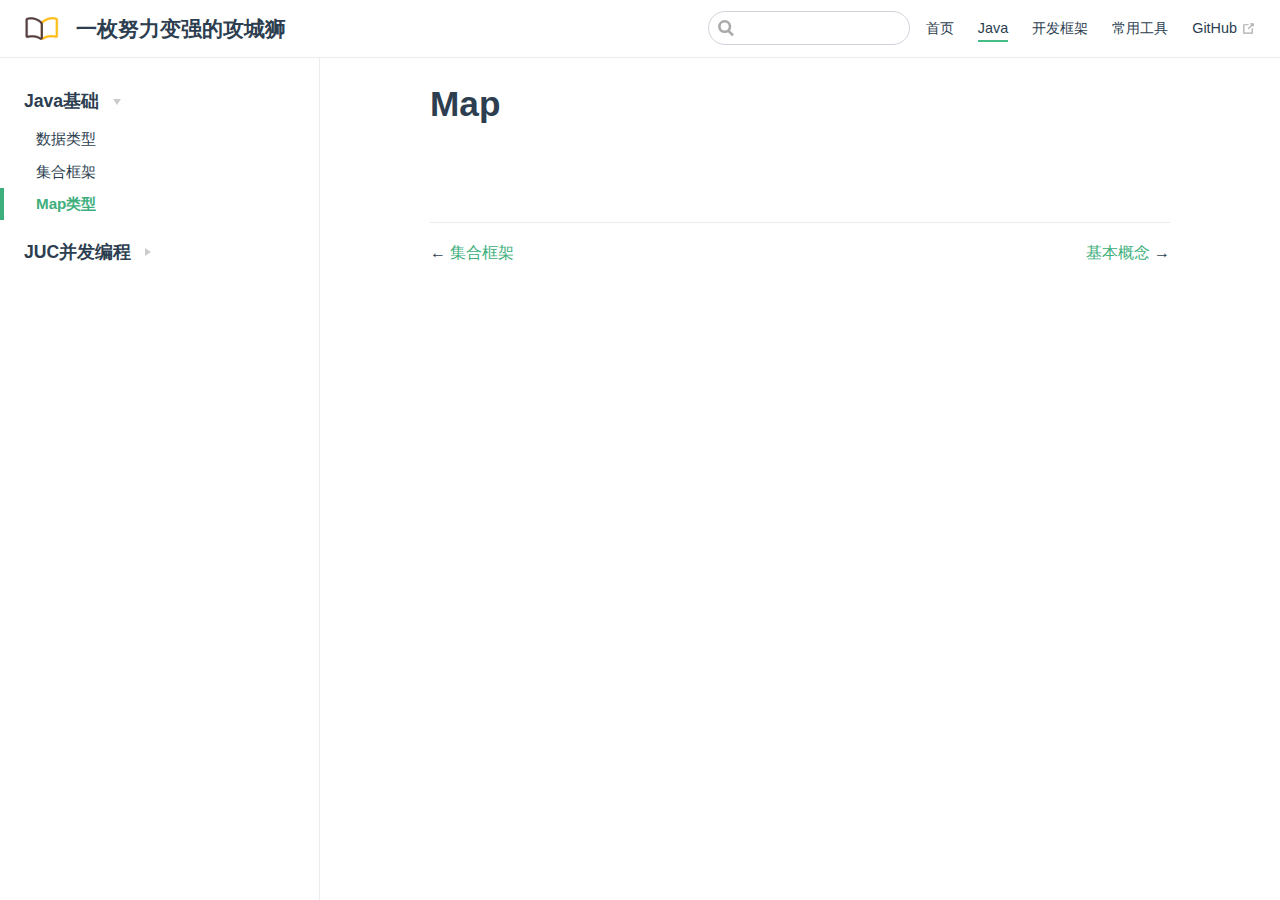
<file: Java/Basic/Map/index.html>
<!DOCTYPE html>
<html lang="en-US">
  <head>
    <meta charset="utf-8">
    <meta name="viewport" content="width=device-width,initial-scale=1">
    <title>Map | 一枚努力变强的攻城狮</title>
    <meta name="generator" content="VuePress 1.5.1">
    <link rel="icon" href="/logo.png">
    <meta name="description" content="">
    <link rel="preload" href="/assets/css/0.styles.f3b2d841.css" as="style"><link rel="preload" href="/assets/js/app.99ad9635.js" as="script"><link rel="preload" href="/assets/js/2.5563d1fb.js" as="script"><link rel="preload" href="/assets/js/11.7c2a07fd.js" as="script"><link rel="prefetch" href="/assets/js/10.8b811307.js"><link rel="prefetch" href="/assets/js/12.8930924a.js"><link rel="prefetch" href="/assets/js/13.d4ca028c.js"><link rel="prefetch" href="/assets/js/14.be1d70f8.js"><link rel="prefetch" href="/assets/js/15.94ce2b6a.js"><link rel="prefetch" href="/assets/js/16.03125aea.js"><link rel="prefetch" href="/assets/js/17.3283525b.js"><link rel="prefetch" href="/assets/js/3.1f4c9a4f.js"><link rel="prefetch" href="/assets/js/4.ac6527f4.js"><link rel="prefetch" href="/assets/js/5.df0a0a56.js"><link rel="prefetch" href="/assets/js/6.6190d65b.js"><link rel="prefetch" href="/assets/js/7.85932bdc.js"><link rel="prefetch" href="/assets/js/8.b3935754.js"><link rel="prefetch" href="/assets/js/9.12b6385a.js">
    <link rel="stylesheet" href="/assets/css/0.styles.f3b2d841.css">
  </head>
  <body>
    <div id="app" data-server-rendered="true"><div class="theme-container"><header class="navbar"><div class="sidebar-button"><svg xmlns="http://www.w3.org/2000/svg" aria-hidden="true" role="img" viewBox="0 0 448 512" class="icon"><path fill="currentColor" d="M436 124H12c-6.627 0-12-5.373-12-12V80c0-6.627 5.373-12 12-12h424c6.627 0 12 5.373 12 12v32c0 6.627-5.373 12-12 12zm0 160H12c-6.627 0-12-5.373-12-12v-32c0-6.627 5.373-12 12-12h424c6.627 0 12 5.373 12 12v32c0 6.627-5.373 12-12 12zm0 160H12c-6.627 0-12-5.373-12-12v-32c0-6.627 5.373-12 12-12h424c6.627 0 12 5.373 12 12v32c0 6.627-5.373 12-12 12z"></path></svg></div> <a href="/" class="home-link router-link-active"><img src="/logo.png" alt="一枚努力变强的攻城狮" class="logo"> <span class="site-name can-hide">一枚努力变强的攻城狮</span></a> <div class="links"><div class="search-box"><input aria-label="Search" autocomplete="off" spellcheck="false" value=""> <!----></div> <nav class="nav-links can-hide"><div class="nav-item"><a href="/" class="nav-link">
  首页
</a></div><div class="nav-item"><a href="/Java/" class="nav-link router-link-active">
  Java
</a></div><div class="nav-item"><a href="/Framework/" class="nav-link">
  开发框架
</a></div><div class="nav-item"><a href="/Tools/" class="nav-link">
  常用工具
</a></div><div class="nav-item"><a href="https://github.com/shanbz" target="_blank" rel="noopener noreferrer" class="nav-link external">
  GitHub
  <svg xmlns="http://www.w3.org/2000/svg" aria-hidden="true" x="0px" y="0px" viewBox="0 0 100 100" width="15" height="15" class="icon outbound"><path fill="currentColor" d="M18.8,85.1h56l0,0c2.2,0,4-1.8,4-4v-32h-8v28h-48v-48h28v-8h-32l0,0c-2.2,0-4,1.8-4,4v56C14.8,83.3,16.6,85.1,18.8,85.1z"></path> <polygon fill="currentColor" points="45.7,48.7 51.3,54.3 77.2,28.5 77.2,37.2 85.2,37.2 85.2,14.9 62.8,14.9 62.8,22.9 71.5,22.9"></polygon></svg></a></div> <!----></nav></div></header> <div class="sidebar-mask"></div> <aside class="sidebar"><nav class="nav-links"><div class="nav-item"><a href="/" class="nav-link">
  首页
</a></div><div class="nav-item"><a href="/Java/" class="nav-link router-link-active">
  Java
</a></div><div class="nav-item"><a href="/Framework/" class="nav-link">
  开发框架
</a></div><div class="nav-item"><a href="/Tools/" class="nav-link">
  常用工具
</a></div><div class="nav-item"><a href="https://github.com/shanbz" target="_blank" rel="noopener noreferrer" class="nav-link external">
  GitHub
  <svg xmlns="http://www.w3.org/2000/svg" aria-hidden="true" x="0px" y="0px" viewBox="0 0 100 100" width="15" height="15" class="icon outbound"><path fill="currentColor" d="M18.8,85.1h56l0,0c2.2,0,4-1.8,4-4v-32h-8v28h-48v-48h28v-8h-32l0,0c-2.2,0-4,1.8-4,4v56C14.8,83.3,16.6,85.1,18.8,85.1z"></path> <polygon fill="currentColor" points="45.7,48.7 51.3,54.3 77.2,28.5 77.2,37.2 85.2,37.2 85.2,14.9 62.8,14.9 62.8,22.9 71.5,22.9"></polygon></svg></a></div> <!----></nav>  <ul class="sidebar-links"><li><section class="sidebar-group collapsable depth-0"><p class="sidebar-heading open"><span>Java基础</span> <span class="arrow down"></span></p> <ul class="sidebar-links sidebar-group-items"><li><a href="/Java/Basic/BasicDataType/" class="sidebar-link">数据类型</a></li><li><a href="/Java/Basic/List/" class="sidebar-link">集合框架</a></li><li><a href="/Java/Basic/Map/" aria-current="page" class="active sidebar-link">Map类型</a></li></ul></section></li><li><section class="sidebar-group collapsable depth-0"><p class="sidebar-heading"><span>JUC并发编程</span> <span class="arrow right"></span></p> <!----></section></li></ul> </aside> <main class="page"> <div class="theme-default-content content__default"><h1 id="map"><a href="#map" class="header-anchor">#</a> Map</h1></div> <footer class="page-edit"><!----> <!----></footer> <div class="page-nav"><p class="inner"><span class="prev">
      ←
      <a href="/Java/Basic/List/" class="prev">
        集合框架
      </a></span> <span class="next"><a href="/Java/JUC/BasicConcepts.html">
        基本概念
      </a>
      →
    </span></p></div> </main></div><div class="global-ui"></div></div>
    <script src="/assets/js/app.99ad9635.js" defer></script><script src="/assets/js/2.5563d1fb.js" defer></script><script src="/assets/js/11.7c2a07fd.js" defer></script>
  </body>
</html>
</file>
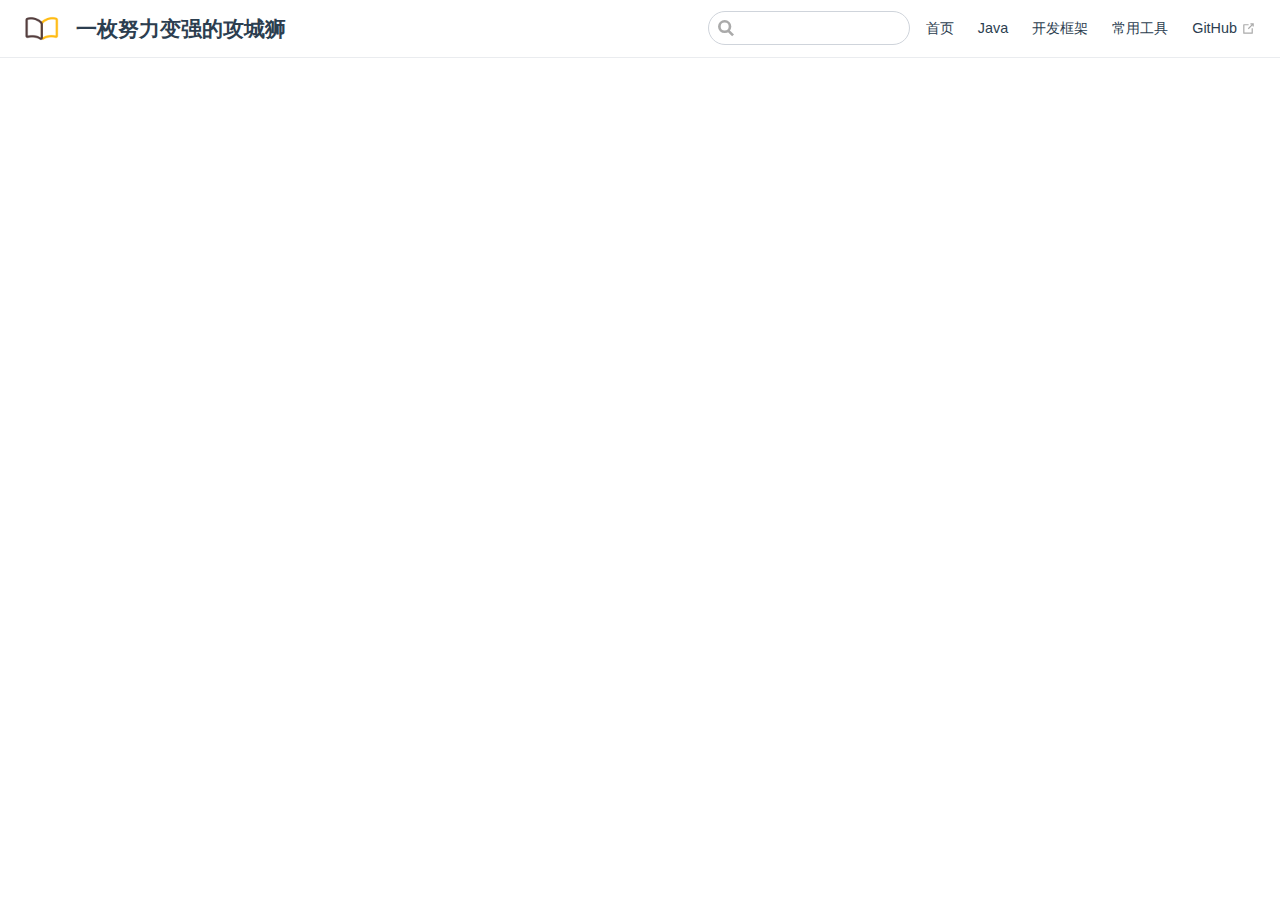
<file: config.html>
<!DOCTYPE html>
<html lang="en-US">
  <head>
    <meta charset="utf-8">
    <meta name="viewport" content="width=device-width,initial-scale=1">
    <title>一枚努力变强的攻城狮</title>
    <meta name="generator" content="VuePress 1.5.1">
    <link rel="icon" href="/logo.png">
    <meta name="description" content="">
    <link rel="preload" href="/assets/css/0.styles.f3b2d841.css" as="style"><link rel="preload" href="/assets/js/app.99ad9635.js" as="script"><link rel="preload" href="/assets/js/2.5563d1fb.js" as="script"><link rel="preload" href="/assets/js/17.3283525b.js" as="script"><link rel="prefetch" href="/assets/js/10.8b811307.js"><link rel="prefetch" href="/assets/js/11.7c2a07fd.js"><link rel="prefetch" href="/assets/js/12.8930924a.js"><link rel="prefetch" href="/assets/js/13.d4ca028c.js"><link rel="prefetch" href="/assets/js/14.be1d70f8.js"><link rel="prefetch" href="/assets/js/15.94ce2b6a.js"><link rel="prefetch" href="/assets/js/16.03125aea.js"><link rel="prefetch" href="/assets/js/3.1f4c9a4f.js"><link rel="prefetch" href="/assets/js/4.ac6527f4.js"><link rel="prefetch" href="/assets/js/5.df0a0a56.js"><link rel="prefetch" href="/assets/js/6.6190d65b.js"><link rel="prefetch" href="/assets/js/7.85932bdc.js"><link rel="prefetch" href="/assets/js/8.b3935754.js"><link rel="prefetch" href="/assets/js/9.12b6385a.js">
    <link rel="stylesheet" href="/assets/css/0.styles.f3b2d841.css">
  </head>
  <body>
    <div id="app" data-server-rendered="true"><div class="theme-container no-sidebar"><header class="navbar"><div class="sidebar-button"><svg xmlns="http://www.w3.org/2000/svg" aria-hidden="true" role="img" viewBox="0 0 448 512" class="icon"><path fill="currentColor" d="M436 124H12c-6.627 0-12-5.373-12-12V80c0-6.627 5.373-12 12-12h424c6.627 0 12 5.373 12 12v32c0 6.627-5.373 12-12 12zm0 160H12c-6.627 0-12-5.373-12-12v-32c0-6.627 5.373-12 12-12h424c6.627 0 12 5.373 12 12v32c0 6.627-5.373 12-12 12zm0 160H12c-6.627 0-12-5.373-12-12v-32c0-6.627 5.373-12 12-12h424c6.627 0 12 5.373 12 12v32c0 6.627-5.373 12-12 12z"></path></svg></div> <a href="/" class="home-link router-link-active"><img src="/logo.png" alt="一枚努力变强的攻城狮" class="logo"> <span class="site-name can-hide">一枚努力变强的攻城狮</span></a> <div class="links"><div class="search-box"><input aria-label="Search" autocomplete="off" spellcheck="false" value=""> <!----></div> <nav class="nav-links can-hide"><div class="nav-item"><a href="/" class="nav-link">
  首页
</a></div><div class="nav-item"><a href="/Java/" class="nav-link">
  Java
</a></div><div class="nav-item"><a href="/Framework/" class="nav-link">
  开发框架
</a></div><div class="nav-item"><a href="/Tools/" class="nav-link">
  常用工具
</a></div><div class="nav-item"><a href="https://github.com/shanbz" target="_blank" rel="noopener noreferrer" class="nav-link external">
  GitHub
  <svg xmlns="http://www.w3.org/2000/svg" aria-hidden="true" x="0px" y="0px" viewBox="0 0 100 100" width="15" height="15" class="icon outbound"><path fill="currentColor" d="M18.8,85.1h56l0,0c2.2,0,4-1.8,4-4v-32h-8v28h-48v-48h28v-8h-32l0,0c-2.2,0-4,1.8-4,4v56C14.8,83.3,16.6,85.1,18.8,85.1z"></path> <polygon fill="currentColor" points="45.7,48.7 51.3,54.3 77.2,28.5 77.2,37.2 85.2,37.2 85.2,14.9 62.8,14.9 62.8,22.9 71.5,22.9"></polygon></svg></a></div> <!----></nav></div></header> <div class="sidebar-mask"></div> <aside class="sidebar"><nav class="nav-links"><div class="nav-item"><a href="/" class="nav-link">
  首页
</a></div><div class="nav-item"><a href="/Java/" class="nav-link">
  Java
</a></div><div class="nav-item"><a href="/Framework/" class="nav-link">
  开发框架
</a></div><div class="nav-item"><a href="/Tools/" class="nav-link">
  常用工具
</a></div><div class="nav-item"><a href="https://github.com/shanbz" target="_blank" rel="noopener noreferrer" class="nav-link external">
  GitHub
  <svg xmlns="http://www.w3.org/2000/svg" aria-hidden="true" x="0px" y="0px" viewBox="0 0 100 100" width="15" height="15" class="icon outbound"><path fill="currentColor" d="M18.8,85.1h56l0,0c2.2,0,4-1.8,4-4v-32h-8v28h-48v-48h28v-8h-32l0,0c-2.2,0-4,1.8-4,4v56C14.8,83.3,16.6,85.1,18.8,85.1z"></path> <polygon fill="currentColor" points="45.7,48.7 51.3,54.3 77.2,28.5 77.2,37.2 85.2,37.2 85.2,14.9 62.8,14.9 62.8,22.9 71.5,22.9"></polygon></svg></a></div> <!----></nav>  <!----> </aside> <main class="page"> <div class="theme-default-content content__default"></div> <footer class="page-edit"><!----> <!----></footer> <!----> </main></div><div class="global-ui"></div></div>
    <script src="/assets/js/app.99ad9635.js" defer></script><script src="/assets/js/2.5563d1fb.js" defer></script><script src="/assets/js/17.3283525b.js" defer></script>
  </body>
</html>
</file>
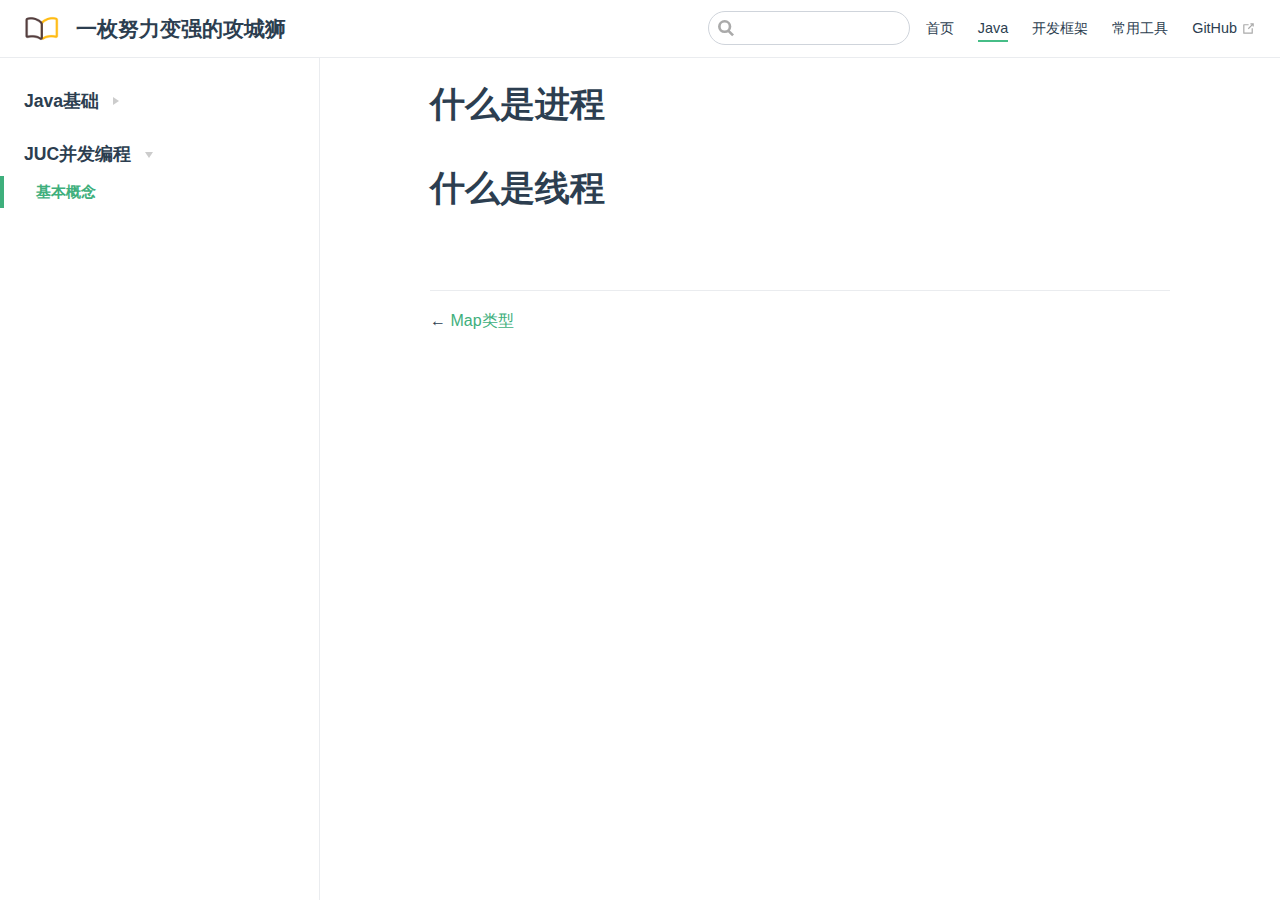
<file: Java/JUC/BasicConcepts.html>
<!DOCTYPE html>
<html lang="en-US">
  <head>
    <meta charset="utf-8">
    <meta name="viewport" content="width=device-width,initial-scale=1">
    <title>什么是进程 | 一枚努力变强的攻城狮</title>
    <meta name="generator" content="VuePress 1.5.1">
    <link rel="icon" href="/logo.png">
    <meta name="description" content="">
    <link rel="preload" href="/assets/css/0.styles.f3b2d841.css" as="style"><link rel="preload" href="/assets/js/app.99ad9635.js" as="script"><link rel="preload" href="/assets/js/2.5563d1fb.js" as="script"><link rel="preload" href="/assets/js/12.8930924a.js" as="script"><link rel="prefetch" href="/assets/js/10.8b811307.js"><link rel="prefetch" href="/assets/js/11.7c2a07fd.js"><link rel="prefetch" href="/assets/js/13.d4ca028c.js"><link rel="prefetch" href="/assets/js/14.be1d70f8.js"><link rel="prefetch" href="/assets/js/15.94ce2b6a.js"><link rel="prefetch" href="/assets/js/16.03125aea.js"><link rel="prefetch" href="/assets/js/17.3283525b.js"><link rel="prefetch" href="/assets/js/3.1f4c9a4f.js"><link rel="prefetch" href="/assets/js/4.ac6527f4.js"><link rel="prefetch" href="/assets/js/5.df0a0a56.js"><link rel="prefetch" href="/assets/js/6.6190d65b.js"><link rel="prefetch" href="/assets/js/7.85932bdc.js"><link rel="prefetch" href="/assets/js/8.b3935754.js"><link rel="prefetch" href="/assets/js/9.12b6385a.js">
    <link rel="stylesheet" href="/assets/css/0.styles.f3b2d841.css">
  </head>
  <body>
    <div id="app" data-server-rendered="true"><div class="theme-container"><header class="navbar"><div class="sidebar-button"><svg xmlns="http://www.w3.org/2000/svg" aria-hidden="true" role="img" viewBox="0 0 448 512" class="icon"><path fill="currentColor" d="M436 124H12c-6.627 0-12-5.373-12-12V80c0-6.627 5.373-12 12-12h424c6.627 0 12 5.373 12 12v32c0 6.627-5.373 12-12 12zm0 160H12c-6.627 0-12-5.373-12-12v-32c0-6.627 5.373-12 12-12h424c6.627 0 12 5.373 12 12v32c0 6.627-5.373 12-12 12zm0 160H12c-6.627 0-12-5.373-12-12v-32c0-6.627 5.373-12 12-12h424c6.627 0 12 5.373 12 12v32c0 6.627-5.373 12-12 12z"></path></svg></div> <a href="/" class="home-link router-link-active"><img src="/logo.png" alt="一枚努力变强的攻城狮" class="logo"> <span class="site-name can-hide">一枚努力变强的攻城狮</span></a> <div class="links"><div class="search-box"><input aria-label="Search" autocomplete="off" spellcheck="false" value=""> <!----></div> <nav class="nav-links can-hide"><div class="nav-item"><a href="/" class="nav-link">
  首页
</a></div><div class="nav-item"><a href="/Java/" class="nav-link router-link-active">
  Java
</a></div><div class="nav-item"><a href="/Framework/" class="nav-link">
  开发框架
</a></div><div class="nav-item"><a href="/Tools/" class="nav-link">
  常用工具
</a></div><div class="nav-item"><a href="https://github.com/shanbz" target="_blank" rel="noopener noreferrer" class="nav-link external">
  GitHub
  <svg xmlns="http://www.w3.org/2000/svg" aria-hidden="true" x="0px" y="0px" viewBox="0 0 100 100" width="15" height="15" class="icon outbound"><path fill="currentColor" d="M18.8,85.1h56l0,0c2.2,0,4-1.8,4-4v-32h-8v28h-48v-48h28v-8h-32l0,0c-2.2,0-4,1.8-4,4v56C14.8,83.3,16.6,85.1,18.8,85.1z"></path> <polygon fill="currentColor" points="45.7,48.7 51.3,54.3 77.2,28.5 77.2,37.2 85.2,37.2 85.2,14.9 62.8,14.9 62.8,22.9 71.5,22.9"></polygon></svg></a></div> <!----></nav></div></header> <div class="sidebar-mask"></div> <aside class="sidebar"><nav class="nav-links"><div class="nav-item"><a href="/" class="nav-link">
  首页
</a></div><div class="nav-item"><a href="/Java/" class="nav-link router-link-active">
  Java
</a></div><div class="nav-item"><a href="/Framework/" class="nav-link">
  开发框架
</a></div><div class="nav-item"><a href="/Tools/" class="nav-link">
  常用工具
</a></div><div class="nav-item"><a href="https://github.com/shanbz" target="_blank" rel="noopener noreferrer" class="nav-link external">
  GitHub
  <svg xmlns="http://www.w3.org/2000/svg" aria-hidden="true" x="0px" y="0px" viewBox="0 0 100 100" width="15" height="15" class="icon outbound"><path fill="currentColor" d="M18.8,85.1h56l0,0c2.2,0,4-1.8,4-4v-32h-8v28h-48v-48h28v-8h-32l0,0c-2.2,0-4,1.8-4,4v56C14.8,83.3,16.6,85.1,18.8,85.1z"></path> <polygon fill="currentColor" points="45.7,48.7 51.3,54.3 77.2,28.5 77.2,37.2 85.2,37.2 85.2,14.9 62.8,14.9 62.8,22.9 71.5,22.9"></polygon></svg></a></div> <!----></nav>  <ul class="sidebar-links"><li><section class="sidebar-group collapsable depth-0"><p class="sidebar-heading"><span>Java基础</span> <span class="arrow right"></span></p> <!----></section></li><li><section class="sidebar-group collapsable depth-0"><p class="sidebar-heading open"><span>JUC并发编程</span> <span class="arrow down"></span></p> <ul class="sidebar-links sidebar-group-items"><li><a href="/Java/JUC/BasicConcepts.html" aria-current="page" class="active sidebar-link">基本概念</a></li></ul></section></li></ul> </aside> <main class="page"> <div class="theme-default-content content__default"><h1 id="什么是进程"><a href="#什么是进程" class="header-anchor">#</a> 什么是进程</h1> <h1 id="什么是线程"><a href="#什么是线程" class="header-anchor">#</a> 什么是线程</h1></div> <footer class="page-edit"><!----> <!----></footer> <div class="page-nav"><p class="inner"><span class="prev">
      ←
      <a href="/Java/Basic/Map/" class="prev">
        Map类型
      </a></span> <!----></p></div> </main></div><div class="global-ui"></div></div>
    <script src="/assets/js/app.99ad9635.js" defer></script><script src="/assets/js/2.5563d1fb.js" defer></script><script src="/assets/js/12.8930924a.js" defer></script>
  </body>
</html>
</file>
<file: assets/css/0.styles.f3b2d841.css>
code[class*=language-],pre[class*=language-]{color:#ccc;background:none;font-family:Consolas,Monaco,Andale Mono,Ubuntu Mono,monospace;font-size:1em;text-align:left;white-space:pre;word-spacing:normal;word-break:normal;word-wrap:normal;line-height:1.5;-moz-tab-size:4;-o-tab-size:4;tab-size:4;-webkit-hyphens:none;hyphens:none}pre[class*=language-]{padding:1em;margin:.5em 0;overflow:auto}:not(pre)>code[class*=language-],pre[class*=language-]{background:#2d2d2d}:not(pre)>code[class*=language-]{padding:.1em;border-radius:.3em;white-space:normal}.token.block-comment,.token.cdata,.token.comment,.token.doctype,.token.prolog{color:#999}.token.punctuation{color:#ccc}.token.attr-name,.token.deleted,.token.namespace,.token.tag{color:#e2777a}.token.function-name{color:#6196cc}.token.boolean,.token.function,.token.number{color:#f08d49}.token.class-name,.token.constant,.token.property,.token.symbol{color:#f8c555}.token.atrule,.token.builtin,.token.important,.token.keyword,.token.selector{color:#cc99cd}.token.attr-value,.token.char,.token.regex,.token.string,.token.variable{color:#7ec699}.token.entity,.token.operator,.token.url{color:#67cdcc}.token.bold,.token.important{font-weight:700}.token.italic{font-style:italic}.token.entity{cursor:help}.token.inserted{color:green}.theme-default-content code{color:#476582;padding:.25rem .5rem;margin:0;font-size:.85em;background-color:rgba(27,31,35,.05);border-radius:3px}.theme-default-content code .token.deleted{color:#ec5975}.theme-default-content code .token.inserted{color:#3eaf7c}.theme-default-content pre,.theme-default-content pre[class*=language-]{line-height:1.4;padding:1.25rem 1.5rem;margin:.85rem 0;background-color:#282c34;border-radius:6px;overflow:auto}.theme-default-content pre[class*=language-] code,.theme-default-content pre code{color:#fff;padding:0;background-color:transparent;border-radius:0}div[class*=language-]{position:relative;background-color:#282c34;border-radius:6px}div[class*=language-] .highlight-lines{-webkit-user-select:none;user-select:none;padding-top:1.3rem;position:absolute;top:0;left:0;width:100%;line-height:1.4}div[class*=language-] .highlight-lines .highlighted{background-color:rgba(0,0,0,.66)}div[class*=language-] pre,div[class*=language-] pre[class*=language-]{background:transparent;position:relative;z-index:1}div[class*=language-]:before{position:absolute;z-index:3;top:.8em;right:1em;font-size:.75rem;color:hsla(0,0%,100%,.4)}div[class*=language-]:not(.line-numbers-mode) .line-numbers-wrapper{display:none}div[class*=language-].line-numbers-mode .highlight-lines .highlighted{position:relative}div[class*=language-].line-numbers-mode .highlight-lines .highlighted:before{content:" ";position:absolute;z-index:3;left:0;top:0;display:block;width:3.5rem;height:100%;background-color:rgba(0,0,0,.66)}div[class*=language-].line-numbers-mode pre{padding-left:4.5rem;vertical-align:middle}div[class*=language-].line-numbers-mode .line-numbers-wrapper{position:absolute;top:0;width:3.5rem;text-align:center;color:hsla(0,0%,100%,.3);padding:1.25rem 0;line-height:1.4}div[class*=language-].line-numbers-mode .line-numbers-wrapper br{-webkit-user-select:none;user-select:none}div[class*=language-].line-numbers-mode .line-numbers-wrapper .line-number{position:relative;z-index:4;-webkit-user-select:none;user-select:none;font-size:.85em}div[class*=language-].line-numbers-mode:after{content:"";position:absolute;z-index:2;top:0;left:0;width:3.5rem;height:100%;border-radius:6px 0 0 6px;border-right:1px solid rgba(0,0,0,.66);background-color:#282c34}div[class~=language-js]:before{content:"js"}div[class~=language-ts]:before{content:"ts"}div[class~=language-html]:before{content:"html"}div[class~=language-md]:before{content:"md"}div[class~=language-vue]:before{content:"vue"}div[class~=language-css]:before{content:"css"}div[class~=language-sass]:before{content:"sass"}div[class~=language-scss]:before{content:"scss"}div[class~=language-less]:before{content:"less"}div[class~=language-stylus]:before{content:"stylus"}div[class~=language-go]:before{content:"go"}div[class~=language-java]:before{content:"java"}div[class~=language-c]:before{content:"c"}div[class~=language-sh]:before{content:"sh"}div[class~=language-yaml]:before{content:"yaml"}div[class~=language-py]:before{content:"py"}div[class~=language-docker]:before{content:"docker"}div[class~=language-dockerfile]:before{content:"dockerfile"}div[class~=language-makefile]:before{content:"makefile"}div[class~=language-javascript]:before{content:"js"}div[class~=language-typescript]:before{content:"ts"}div[class~=language-markup]:before{content:"html"}div[class~=language-markdown]:before{content:"md"}div[class~=language-json]:before{content:"json"}div[class~=language-ruby]:before{content:"rb"}div[class~=language-python]:before{content:"py"}div[class~=language-bash]:before{content:"sh"}div[class~=language-php]:before{content:"php"}.custom-block .custom-block-title{font-weight:600;margin-bottom:-.4rem}.custom-block.danger,.custom-block.tip,.custom-block.warning{padding:.1rem 1.5rem;border-left-width:.5rem;border-left-style:solid;margin:1rem 0}.custom-block.tip{background-color:#f3f5f7;border-color:#42b983}.custom-block.warning{background-color:rgba(255,229,100,.3);border-color:#e7c000;color:#6b5900}.custom-block.warning .custom-block-title{color:#b29400}.custom-block.warning a{color:#2c3e50}.custom-block.danger{background-color:#ffe6e6;border-color:#c00;color:#4d0000}.custom-block.danger .custom-block-title{color:#900}.custom-block.danger a{color:#2c3e50}.custom-block.details{display:block;position:relative;border-radius:2px;margin:1.6em 0;padding:1.6em;background-color:#eee}.custom-block.details h4{margin-top:0}.custom-block.details figure:last-child,.custom-block.details p:last-child{margin-bottom:0;padding-bottom:0}.custom-block.details summary{outline:none;cursor:pointer}.arrow{display:inline-block;width:0;height:0}.arrow.up{border-bottom:6px solid #ccc}.arrow.down,.arrow.up{border-left:4px solid transparent;border-right:4px solid transparent}.arrow.down{border-top:6px solid #ccc}.arrow.right{border-left:6px solid #ccc}.arrow.left,.arrow.right{border-top:4px solid transparent;border-bottom:4px solid transparent}.arrow.left{border-right:6px solid #ccc}.theme-default-content:not(.custom){max-width:740px;margin:0 auto;padding:2rem 2.5rem}@media (max-width:959px){.theme-default-content:not(.custom){padding:2rem}}@media (max-width:419px){.theme-default-content:not(.custom){padding:1.5rem}}.table-of-contents .badge{vertical-align:middle}body,html{padding:0;margin:0;background-color:#fff}body{font-family:-apple-system,BlinkMacSystemFont,Segoe UI,Roboto,Oxygen,Ubuntu,Cantarell,Fira Sans,Droid Sans,Helvetica Neue,sans-serif;-webkit-font-smoothing:antialiased;-moz-osx-font-smoothing:grayscale;font-size:16px;color:#2c3e50}.page{padding-left:20rem}.navbar{z-index:20;right:0;height:3.6rem;background-color:#fff;box-sizing:border-box;border-bottom:1px solid #eaecef}.navbar,.sidebar-mask{position:fixed;top:0;left:0}.sidebar-mask{z-index:9;width:100vw;height:100vh;display:none}.sidebar{font-size:16px;background-color:#fff;width:20rem;position:fixed;z-index:10;margin:0;top:3.6rem;left:0;bottom:0;box-sizing:border-box;border-right:1px solid #eaecef;overflow-y:auto}.theme-default-content:not(.custom)>:first-child{margin-top:3.6rem}.theme-default-content:not(.custom) a:hover{text-decoration:underline}.theme-default-content:not(.custom) p.demo{padding:1rem 1.5rem;border:1px solid #ddd;border-radius:4px}.theme-default-content:not(.custom) img{max-width:100%}.theme-default-content.custom{padding:0;margin:0}.theme-default-content.custom img{max-width:100%}a{font-weight:500;text-decoration:none}a,p a code{color:#3eaf7c}p a code{font-weight:400}kbd{background:#eee;border:.15rem solid #ddd;border-bottom:.25rem solid #ddd;border-radius:.15rem;padding:0 .15em}blockquote{font-size:1rem;color:#999;border-left:.2rem solid #dfe2e5;margin:1rem 0;padding:.25rem 0 .25rem 1rem}blockquote>p{margin:0}ol,ul{padding-left:1.2em}strong{font-weight:600}h1,h2,h3,h4,h5,h6{font-weight:600;line-height:1.25}.theme-default-content:not(.custom)>h1,.theme-default-content:not(.custom)>h2,.theme-default-content:not(.custom)>h3,.theme-default-content:not(.custom)>h4,.theme-default-content:not(.custom)>h5,.theme-default-content:not(.custom)>h6{margin-top:-3.1rem;padding-top:4.6rem;margin-bottom:0}.theme-default-content:not(.custom)>h1:first-child,.theme-default-content:not(.custom)>h2:first-child,.theme-default-content:not(.custom)>h3:first-child,.theme-default-content:not(.custom)>h4:first-child,.theme-default-content:not(.custom)>h5:first-child,.theme-default-content:not(.custom)>h6:first-child{margin-top:-1.5rem;margin-bottom:1rem}.theme-default-content:not(.custom)>h1:first-child+.custom-block,.theme-default-content:not(.custom)>h1:first-child+p,.theme-default-content:not(.custom)>h1:first-child+pre,.theme-default-content:not(.custom)>h2:first-child+.custom-block,.theme-default-content:not(.custom)>h2:first-child+p,.theme-default-content:not(.custom)>h2:first-child+pre,.theme-default-content:not(.custom)>h3:first-child+.custom-block,.theme-default-content:not(.custom)>h3:first-child+p,.theme-default-content:not(.custom)>h3:first-child+pre,.theme-default-content:not(.custom)>h4:first-child+.custom-block,.theme-default-content:not(.custom)>h4:first-child+p,.theme-default-content:not(.custom)>h4:first-child+pre,.theme-default-content:not(.custom)>h5:first-child+.custom-block,.theme-default-content:not(.custom)>h5:first-child+p,.theme-default-content:not(.custom)>h5:first-child+pre,.theme-default-content:not(.custom)>h6:first-child+.custom-block,.theme-default-content:not(.custom)>h6:first-child+p,.theme-default-content:not(.custom)>h6:first-child+pre{margin-top:2rem}h1:hover .header-anchor,h2:hover .header-anchor,h3:hover .header-anchor,h4:hover .header-anchor,h5:hover .header-anchor,h6:hover .header-anchor{opacity:1}h1{font-size:2.2rem}h2{font-size:1.65rem;padding-bottom:.3rem;border-bottom:1px solid #eaecef}h3{font-size:1.35rem}a.header-anchor{font-size:.85em;float:left;margin-left:-.87em;padding-right:.23em;margin-top:.125em;opacity:0}a.header-anchor:hover{text-decoration:none}.line-number,code,kbd{font-family:source-code-pro,Menlo,Monaco,Consolas,Courier New,monospace}ol,p,ul{line-height:1.7}hr{border:0;border-top:1px solid #eaecef}table{border-collapse:collapse;margin:1rem 0;display:block;overflow-x:auto}tr{border-top:1px solid #dfe2e5}tr:nth-child(2n){background-color:#f6f8fa}td,th{border:1px solid #dfe2e5;padding:.6em 1em}.theme-container.sidebar-open .sidebar-mask{display:block}.theme-container.no-navbar .theme-default-content:not(.custom)>h1,.theme-container.no-navbar h2,.theme-container.no-navbar h3,.theme-container.no-navbar h4,.theme-container.no-navbar h5,.theme-container.no-navbar h6{margin-top:1.5rem;padding-top:0}.theme-container.no-navbar .sidebar{top:0}@media (min-width:720px){.theme-container.no-sidebar .sidebar{display:none}.theme-container.no-sidebar .page{padding-left:0}}@media (max-width:959px){.sidebar{font-size:15px;width:16.4rem}.page{padding-left:16.4rem}}@media (max-width:719px){.sidebar{top:0;padding-top:3.6rem;transform:translateX(-100%);transition:transform .2s ease}.page{padding-left:0}.theme-container.sidebar-open .sidebar{transform:translateX(0)}.theme-container.no-navbar .sidebar{padding-top:0}}@media (max-width:419px){h1{font-size:1.9rem}.theme-default-content div[class*=language-]{margin:.85rem -1.5rem;border-radius:0}}#nprogress{pointer-events:none}#nprogress .bar{background:#3eaf7c;position:fixed;z-index:1031;top:0;left:0;width:100%;height:2px}#nprogress .peg{display:block;position:absolute;right:0;width:100px;height:100%;box-shadow:0 0 10px #3eaf7c,0 0 5px #3eaf7c;opacity:1;transform:rotate(3deg) translateY(-4px)}#nprogress .spinner{display:block;position:fixed;z-index:1031;top:15px;right:15px}#nprogress .spinner-icon{width:18px;height:18px;box-sizing:border-box;border-color:#3eaf7c transparent transparent #3eaf7c;border-style:solid;border-width:2px;border-radius:50%;animation:nprogress-spinner .4s linear infinite}.nprogress-custom-parent{overflow:hidden;position:relative}.nprogress-custom-parent #nprogress .bar,.nprogress-custom-parent #nprogress .spinner{position:absolute}@keyframes nprogress-spinner{0%{transform:rotate(0deg)}to{transform:rotate(1turn)}}.icon.outbound{color:#aaa;display:inline-block;vertical-align:middle;position:relative;top:-1px}.home{padding:3.6rem 2rem 0;max-width:960px;margin:0 auto;display:block}.home .hero{text-align:center}.home .hero img{max-width:100%;max-height:280px;display:block;margin:3rem auto 1.5rem}.home .hero h1{font-size:3rem}.home .hero .action,.home .hero .description,.home .hero h1{margin:1.8rem auto}.home .hero .description{max-width:35rem;font-size:1.6rem;line-height:1.3;color:#6a8bad}.home .hero .action-button{display:inline-block;font-size:1.2rem;color:#fff;background-color:#3eaf7c;padding:.8rem 1.6rem;border-radius:4px;transition:background-color .1s ease;box-sizing:border-box;border-bottom:1px solid #389d70}.home .hero .action-button:hover{background-color:#4abf8a}.home .features{border-top:1px solid #eaecef;padding:1.2rem 0;margin-top:2.5rem;display:flex;flex-wrap:wrap;align-items:flex-start;align-content:stretch;justify-content:space-between}.home .feature{flex-grow:1;flex-basis:30%;max-width:30%}.home .feature h2{font-size:1.4rem;font-weight:500;border-bottom:none;padding-bottom:0;color:#3a5169}.home .feature p{color:#4e6e8e}.home .footer{padding:2.5rem;border-top:1px solid #eaecef;text-align:center;color:#4e6e8e}@media (max-width:719px){.home .features{flex-direction:column}.home .feature{max-width:100%;padding:0 2.5rem}}@media (max-width:419px){.home{padding-left:1.5rem;padding-right:1.5rem}.home .hero img{max-height:210px;margin:2rem auto 1.2rem}.home .hero h1{font-size:2rem}.home .hero .action,.home .hero .description,.home .hero h1{margin:1.2rem auto}.home .hero .description{font-size:1.2rem}.home .hero .action-button{font-size:1rem;padding:.6rem 1.2rem}.home .feature h2{font-size:1.25rem}}.search-box{display:inline-block;position:relative;margin-right:1rem}.search-box input{cursor:text;width:10rem;height:2rem;color:#4e6e8e;display:inline-block;border:1px solid #cfd4db;border-radius:2rem;font-size:.9rem;line-height:2rem;padding:0 .5rem 0 2rem;outline:none;transition:all .2s ease;background:#fff url(/assets/img/search.83621669.svg) .6rem .5rem no-repeat;background-size:1rem}.search-box input:focus{cursor:auto;border-color:#3eaf7c}.search-box .suggestions{background:#fff;width:20rem;position:absolute;top:2rem;border:1px solid #cfd4db;border-radius:6px;padding:.4rem;list-style-type:none}.search-box .suggestions.align-right{right:0}.search-box .suggestion{line-height:1.4;padding:.4rem .6rem;border-radius:4px;cursor:pointer}.search-box .suggestion a{white-space:normal;color:#5d82a6}.search-box .suggestion a .page-title{font-weight:600}.search-box .suggestion a .header{font-size:.9em;margin-left:.25em}.search-box .suggestion.focused{background-color:#f3f4f5}.search-box .suggestion.focused a{color:#3eaf7c}@media (max-width:959px){.search-box input{cursor:pointer;width:0;border-color:transparent;position:relative}.search-box input:focus{cursor:text;left:0;width:10rem}}@media (-ms-high-contrast:none){.search-box input{height:2rem}}@media (max-width:959px) and (min-width:719px){.search-box .suggestions{left:0}}@media (max-width:719px){.search-box{margin-right:0}.search-box input{left:1rem}.search-box .suggestions{right:0}}@media (max-width:419px){.search-box .suggestions{width:calc(100vw - 4rem)}.search-box input:focus{width:8rem}}.sidebar-button{cursor:pointer;display:none;width:1.25rem;height:1.25rem;position:absolute;padding:.6rem;top:.6rem;left:1rem}.sidebar-button .icon{display:block;width:1.25rem;height:1.25rem}@media (max-width:719px){.sidebar-button{display:block}}.dropdown-enter,.dropdown-leave-to{height:0!important}.dropdown-wrapper{cursor:pointer}.dropdown-wrapper .dropdown-title{display:block;font-size:.9rem;font-family:inherit;cursor:inherit;padding:inherit;line-height:1.4rem;background:transparent;border:none;font-weight:500;color:#2c3e50}.dropdown-wrapper .dropdown-title:hover{border-color:transparent}.dropdown-wrapper .dropdown-title .arrow{vertical-align:middle;margin-top:-1px;margin-left:.4rem}.dropdown-wrapper .nav-dropdown .dropdown-item{color:inherit;line-height:1.7rem}.dropdown-wrapper .nav-dropdown .dropdown-item h4{margin:.45rem 0 0;border-top:1px solid #eee;padding:.45rem 1.5rem 0 1.25rem}.dropdown-wrapper .nav-dropdown .dropdown-item .dropdown-subitem-wrapper{padding:0;list-style:none}.dropdown-wrapper .nav-dropdown .dropdown-item .dropdown-subitem-wrapper .dropdown-subitem{font-size:.9em}.dropdown-wrapper .nav-dropdown .dropdown-item a{display:block;line-height:1.7rem;position:relative;border-bottom:none;font-weight:400;margin-bottom:0;padding:0 1.5rem 0 1.25rem}.dropdown-wrapper .nav-dropdown .dropdown-item a.router-link-active,.dropdown-wrapper .nav-dropdown .dropdown-item a:hover{color:#3eaf7c}.dropdown-wrapper .nav-dropdown .dropdown-item a.router-link-active:after{content:"";width:0;height:0;border-left:5px solid #3eaf7c;border-top:3px solid transparent;border-bottom:3px solid transparent;position:absolute;top:calc(50% - 2px);left:9px}.dropdown-wrapper .nav-dropdown .dropdown-item:first-child h4{margin-top:0;padding-top:0;border-top:0}@media (max-width:719px){.dropdown-wrapper.open .dropdown-title{margin-bottom:.5rem}.dropdown-wrapper .dropdown-title{font-weight:600;font-size:inherit}.dropdown-wrapper .dropdown-title:hover{color:#3eaf7c}.dropdown-wrapper .nav-dropdown{transition:height .1s ease-out;overflow:hidden}.dropdown-wrapper .nav-dropdown .dropdown-item h4{border-top:0;margin-top:0;padding-top:0}.dropdown-wrapper .nav-dropdown .dropdown-item>a,.dropdown-wrapper .nav-dropdown .dropdown-item h4{font-size:15px;line-height:2rem}.dropdown-wrapper .nav-dropdown .dropdown-item .dropdown-subitem{font-size:14px;padding-left:1rem}}@media (min-width:719px){.dropdown-wrapper{height:1.8rem}.dropdown-wrapper.open .nav-dropdown,.dropdown-wrapper:hover .nav-dropdown{display:block!important}.dropdown-wrapper.open:blur{display:none}.dropdown-wrapper .dropdown-title .arrow{border-left:4px solid transparent;border-right:4px solid transparent;border-top:6px solid #ccc;border-bottom:0}.dropdown-wrapper .nav-dropdown{display:none;height:auto!important;box-sizing:border-box;max-height:calc(100vh - 2.7rem);overflow-y:auto;position:absolute;top:100%;right:0;background-color:#fff;padding:.6rem 0;border:1px solid;border-color:#ddd #ddd #ccc;text-align:left;border-radius:.25rem;white-space:nowrap;margin:0}}.nav-links{display:inline-block}.nav-links a{line-height:1.4rem;color:inherit}.nav-links a.router-link-active,.nav-links a:hover{color:#3eaf7c}.nav-links .nav-item{position:relative;display:inline-block;margin-left:1.5rem;line-height:2rem}.nav-links .nav-item:first-child{margin-left:0}.nav-links .repo-link{margin-left:1.5rem}@media (max-width:719px){.nav-links .nav-item,.nav-links .repo-link{margin-left:0}}@media (min-width:719px){.nav-links a.router-link-active,.nav-links a:hover{color:#2c3e50}.nav-item>a:not(.external).router-link-active,.nav-item>a:not(.external):hover{margin-bottom:-2px;border-bottom:2px solid #46bd87}}.navbar{padding:.7rem 1.5rem;line-height:2.2rem}.navbar a,.navbar img,.navbar span{display:inline-block}.navbar .logo{height:2.2rem;min-width:2.2rem;margin-right:.8rem;vertical-align:top}.navbar .site-name{font-size:1.3rem;font-weight:600;color:#2c3e50;position:relative}.navbar .links{padding-left:1.5rem;box-sizing:border-box;background-color:#fff;white-space:nowrap;font-size:.9rem;position:absolute;right:1.5rem;top:.7rem;display:flex}.navbar .links .search-box{flex:0 0 auto;vertical-align:top}@media (max-width:719px){.navbar{padding-left:4rem}.navbar .can-hide{display:none}.navbar .links{padding-left:1.5rem}.navbar .site-name{width:calc(100vw - 9.4rem);overflow:hidden;white-space:nowrap;text-overflow:ellipsis}}.page-edit{max-width:740px;margin:0 auto;padding:2rem 2.5rem}@media (max-width:959px){.page-edit{padding:2rem}}@media (max-width:419px){.page-edit{padding:1.5rem}}.page-edit{padding-top:1rem;padding-bottom:1rem;overflow:auto}.page-edit .edit-link{display:inline-block}.page-edit .edit-link a{color:#4e6e8e;margin-right:.25rem}.page-edit .last-updated{float:right;font-size:.9em}.page-edit .last-updated .prefix{font-weight:500;color:#4e6e8e}.page-edit .last-updated .time{font-weight:400;color:#aaa}@media (max-width:719px){.page-edit .edit-link{margin-bottom:.5rem}.page-edit .last-updated{font-size:.8em;float:none;text-align:left}}.page-nav{max-width:740px;margin:0 auto;padding:2rem 2.5rem}@media (max-width:959px){.page-nav{padding:2rem}}@media (max-width:419px){.page-nav{padding:1.5rem}}.page-nav{padding-top:1rem;padding-bottom:0}.page-nav .inner{min-height:2rem;margin-top:0;border-top:1px solid #eaecef;padding-top:1rem;overflow:auto}.page-nav .next{float:right}.page{padding-bottom:2rem;display:block}.sidebar-group .sidebar-group{padding-left:.5em}.sidebar-group:not(.collapsable) .sidebar-heading:not(.clickable){cursor:auto;color:inherit}.sidebar-group.is-sub-group{padding-left:0}.sidebar-group.is-sub-group>.sidebar-heading{font-size:.95em;line-height:1.4;font-weight:400;padding-left:2rem}.sidebar-group.is-sub-group>.sidebar-heading:not(.clickable){opacity:.5}.sidebar-group.is-sub-group>.sidebar-group-items{padding-left:1rem}.sidebar-group.is-sub-group>.sidebar-group-items>li>.sidebar-link{font-size:.95em;border-left:none}.sidebar-group.depth-2>.sidebar-heading{border-left:none}.sidebar-heading{color:#2c3e50;transition:color .15s ease;cursor:pointer;font-size:1.1em;font-weight:700;padding:.35rem 1.5rem .35rem 1.25rem;width:100%;box-sizing:border-box;margin:0;border-left:.25rem solid transparent}.sidebar-heading.open,.sidebar-heading:hover{color:inherit}.sidebar-heading .arrow{position:relative;top:-.12em;left:.5em}.sidebar-heading.clickable.active{font-weight:600;color:#3eaf7c;border-left-color:#3eaf7c}.sidebar-heading.clickable:hover{color:#3eaf7c}.sidebar-group-items{transition:height .1s ease-out;font-size:.95em;overflow:hidden}.sidebar .sidebar-sub-headers{padding-left:1rem;font-size:.95em}a.sidebar-link{font-size:1em;font-weight:400;display:inline-block;color:#2c3e50;border-left:.25rem solid transparent;padding:.35rem 1rem .35rem 1.25rem;line-height:1.4;width:100%;box-sizing:border-box}a.sidebar-link:hover{color:#3eaf7c}a.sidebar-link.active{font-weight:600;color:#3eaf7c;border-left-color:#3eaf7c}.sidebar-group a.sidebar-link{padding-left:2rem}.sidebar-sub-headers a.sidebar-link{padding-top:.25rem;padding-bottom:.25rem;border-left:none}.sidebar-sub-headers a.sidebar-link.active{font-weight:500}.sidebar ul{padding:0;margin:0;list-style-type:none}.sidebar a{display:inline-block}.sidebar .nav-links{display:none;border-bottom:1px solid #eaecef;padding:.5rem 0 .75rem}.sidebar .nav-links a{font-weight:600}.sidebar .nav-links .nav-item,.sidebar .nav-links .repo-link{display:block;line-height:1.25rem;font-size:1.1em;padding:.5rem 0 .5rem 1.5rem}.sidebar>.sidebar-links{padding:1.5rem 0}.sidebar>.sidebar-links>li>a.sidebar-link{font-size:1.1em;line-height:1.7;font-weight:700}.sidebar>.sidebar-links>li:not(:first-child){margin-top:.75rem}@media (max-width:719px){.sidebar .nav-links{display:block}.sidebar .nav-links .dropdown-wrapper .nav-dropdown .dropdown-item a.router-link-active:after{top:calc(1rem - 2px)}.sidebar>.sidebar-links{padding:1rem 0}}.badge[data-v-15b7b770]{display:inline-block;font-size:14px;height:18px;line-height:18px;border-radius:3px;padding:0 6px;color:#fff}.badge.green[data-v-15b7b770],.badge.tip[data-v-15b7b770],.badge[data-v-15b7b770]{background-color:#42b983}.badge.error[data-v-15b7b770]{background-color:#da5961}.badge.warn[data-v-15b7b770],.badge.warning[data-v-15b7b770],.badge.yellow[data-v-15b7b770]{background-color:#e7c000}.badge+.badge[data-v-15b7b770]{margin-left:5px}
</file>
